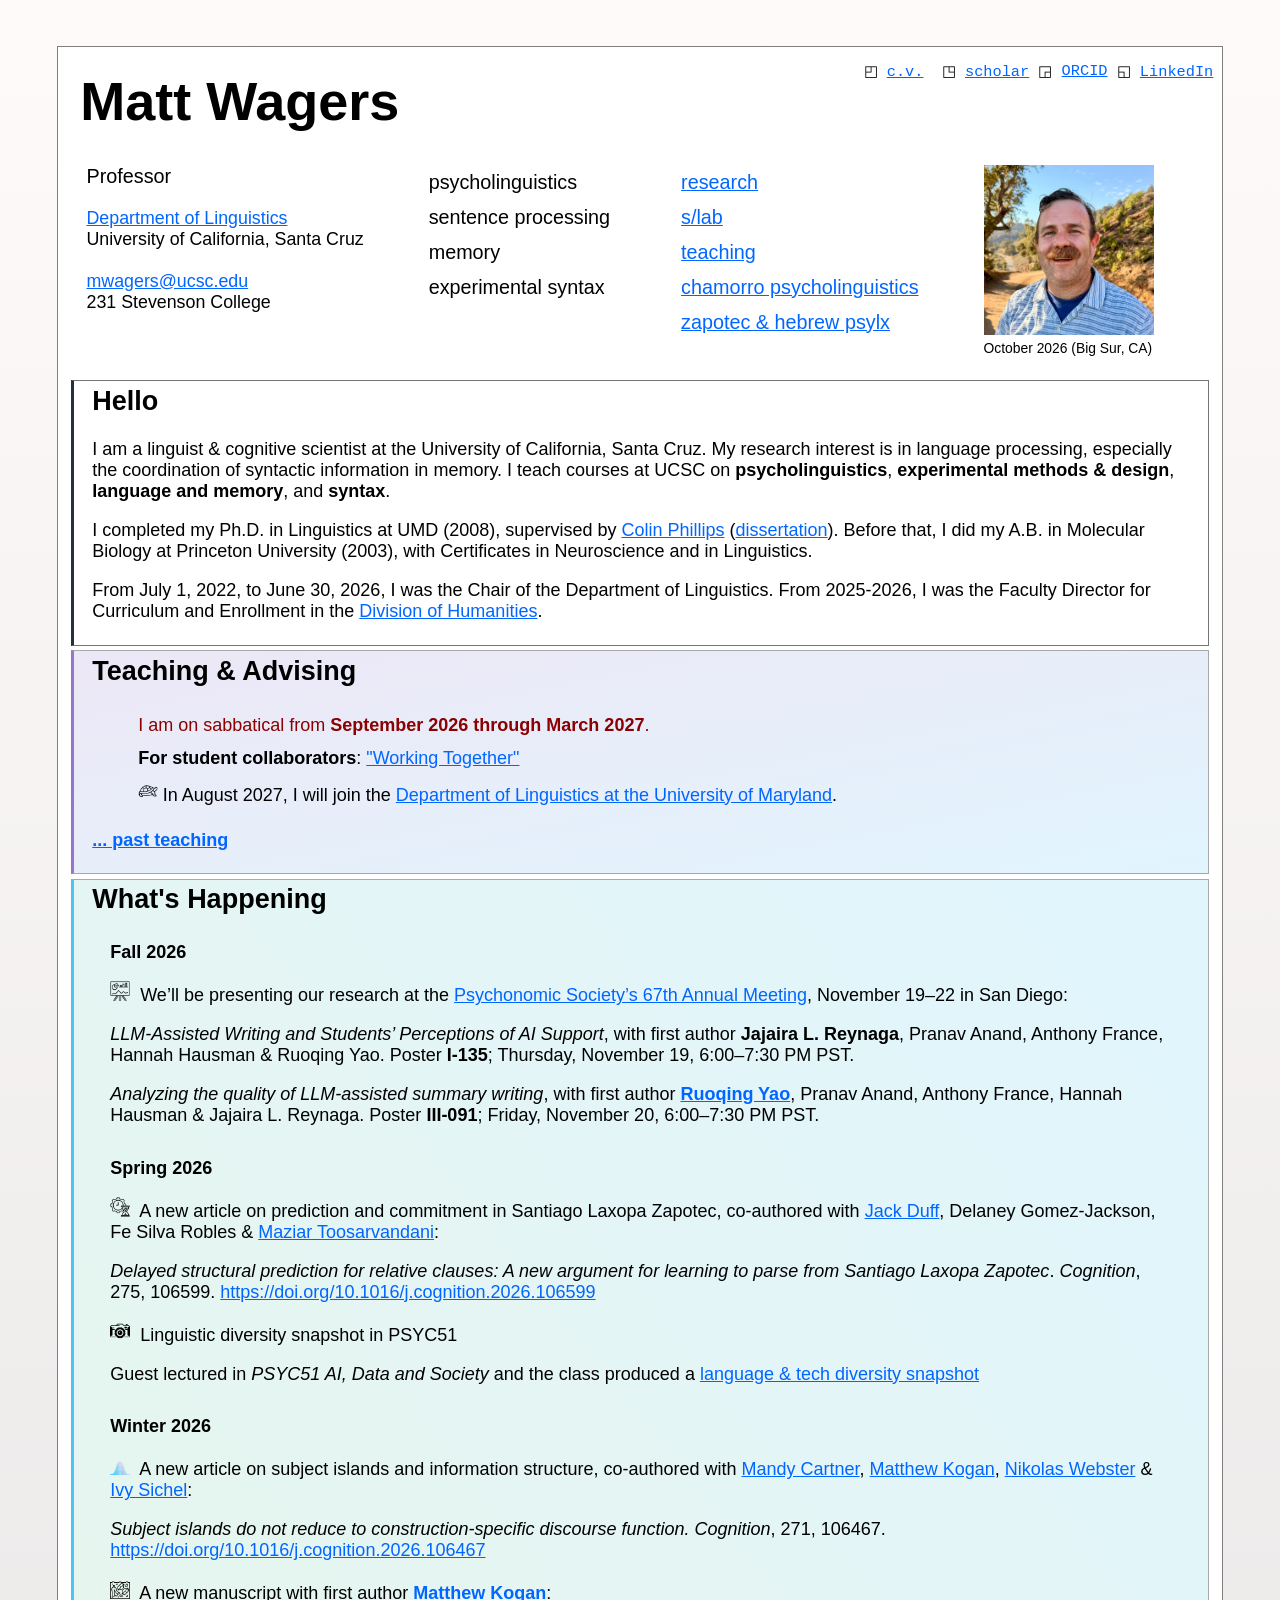
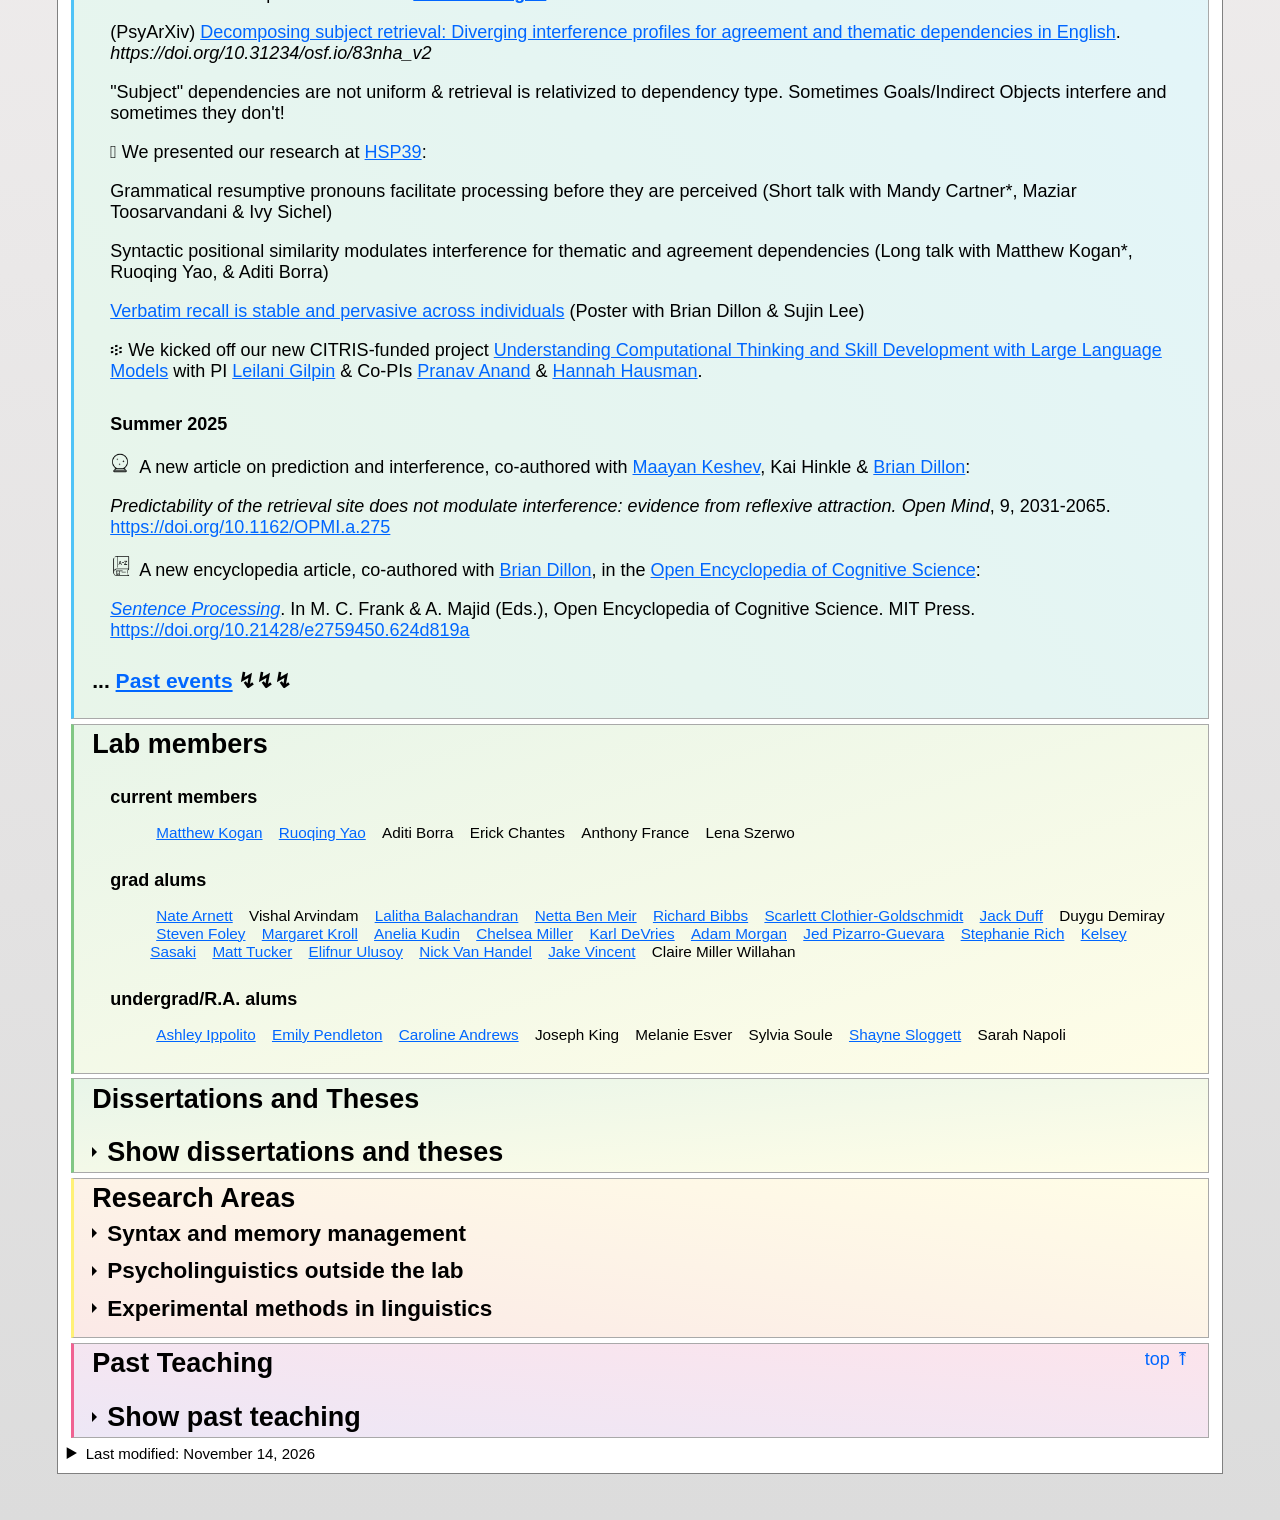
<file: index.html>
<!DOCTYPE html>
<html lang="en">
  <head>
    <!-- Google tag (gtag.js) -->
    <script async src="https://www.googletagmanager.com/gtag/js?id=G-PH3MC4Y21P"></script>
    <script>
      window.dataLayer = window.dataLayer || [];
      function gtag(){dataLayer.push(arguments);}
      gtag('js', new Date());

      gtag('config', 'G-PH3MC4Y21P');
    </script>
    <title>Matt Wagers</title>
    <meta http-equiv="Content-Type" content="text/html; charset=utf-8">
    <link href="simple.css?v=20260630" rel="stylesheet" type="text/css">
  </head>
  <body>
    <div id="container">
      <header>
        <nav aria-label="Profile links" style="margin:-0.5em 0em 1em 1em;font-size:.85em;float:right;font-family:monospace">
          ◰ <a href="https://people.ucsc.edu/~mwagers/wagers_cv.pdf">c.v.</a>&nbsp;
          ◳ <a href="https://scholar.google.com/citations?user=OtEyO5MAAAAJ&amp;hl=en">scholar</a>
          ◲ <a itemprop="sameAs" content="https://orcid.org/0000-0002-3139-2380" href="https://orcid.org/0000-0002-3139-2380" target="orcid.widget" rel="noopener noreferrer" style="vertical-align:top;">ORCID</a>
          ◱ <a href="https://www.linkedin.com/in/matt-wagers-ba93b81/">LinkedIn</a>
        </nav>
        <h1 style="font-size:3em;margin:0.25em;">
          <a href="index.html" style="text-decoration:none;color:black;background:white">Matt Wagers</a>
        </h1>
        <div class="menu-container" style="font-size:1.1em">
          <div id="vitals">
            <p>
              Professor
            </p>
            <address>
              <a href="http://linguistics.ucsc.edu">Department of Linguistics</a><br>
              University of California, Santa Cruz<br>
              <br>
              <a href="mailto:mwagers@ucsc.edu">mwagers@ucsc.edu</a><br>
              231 Stevenson College
            </address>
          </div>
          <div id="interests">
            <ul>
              <li>psycholinguistics</li>
              <li>sentence processing</li>
              <li>memory</li>
              <li>experimental syntax</li>
            </ul>
          </div>
          <div id="navigation">
            <nav aria-label="Site">
              <ul>
                <li><a href="research.html">research</a></li>
                <li><a href="https://sites.google.com/a/ucsc.edu/s-lab/past-years?authuser=0" target="_blank" rel="noopener noreferrer">s/lab</a><br></li>
                <li><a href="index.html#past-teaching">teaching</a></li>
                <li><a href="http://chamorro.sites.ucsc.edu" target="_blank" rel="noopener noreferrer">chamorro psycholinguistics</a></li>
                <li><a href="https://babel.ucsc.edu/animacy/" target="_blank" rel="noopener noreferrer">zapotec &amp; hebrew psylx</a></li>
              </ul>
            </nav>
          </div>
          <div id="portrait">
            <figure>
              <img src="big-sur-oct26.jpg" height="170" width="170" alt="Portrait of Matt Wagers">
              <figcaption style="font-size:0.7em">
                October 2026 (Big Sur, CA)<br>
              </figcaption>
            </figure>
          </div>
        </div>
      </header>


		<main>
			<section class="outlined" style="padding-top:0.25em;margin:0.25em">
				<h2>
					Hello
				</h2>
				<p>
					I am a linguist &amp; cognitive scientist at the University of California, Santa Cruz. My research interest is in language processing, especially the coordination of syntactic information in memory. I teach courses at UCSC on <strong>psycholinguistics</strong>, <strong>experimental methods &amp; design</strong>, <strong>language and memory</strong>, and <strong>syntax</strong>.
				</p>
				<p>
					I completed my Ph.D. in Linguistics at UMD (2008), supervised by <a href="http://ling.umd.edu/people/person/colin-phillips/">Colin Phillips</a> (<a href="https://drum.lib.umd.edu/handle/1903/8580">dissertation</a>). Before that, I did my A.B. in Molecular Biology at Princeton University (2003), with Certificates in Neuroscience and in Linguistics.
				</p>
				<p>
					From July 1, 2022, to June 30, 2026, I was the Chair of the Department of Linguistics. From 2025-2026, I was the Faculty Director for Curriculum and Enrollment in the <a href="https://humanities.ucsc.edu/">Division of Humanities</a>.
				</p>
			</section>
			<section class="highlight-one" id="current-teaching">
				<h2>
					Teaching & Advising
				</h2>
				<ul>
					<li style="color:darkred">I am on sabbatical from <strong>September 2026 through March 2027</strong>.</li>
					<li><strong>For student collaborators</strong>: <a href="https://docs.google.com/document/d/1-y7iyMtjFO-1mLsaAtbh6p_wmKikbFYmNbgoX4kg7tQ/edit?usp=sharing">"Working Together"</a></li>
					<li><!--<a href="https://www.flaticon.com/free-icons/turtle" title="turtle icons">Turtle icons created by iconixar - Flaticon</a>--><img src="turtle.png" height="20" width="20" alt="" style="padding-right:0.25em">In August 2027, I will join the <a href="https://linguistics.umd.edu/">Department of Linguistics at the University of Maryland</a>.
</li>
				</ul>
				<p>
					<strong><a href="#past-teaching">... past teaching</a></strong>
				</p>
			</section>
			<section class="highlight-two" style="padding-top:0.25em;margin:0.25em" id="recent-papers">
				<h2>
					What's Happening
				</h2>

  


  <section class="event-group" aria-labelledby="whats-happening-1">
    <h3 id="whats-happening-1">Fall 2026</h3>
    <ul class="event-list">
  
      <li>
        <article>
          <p class="event-headline">
      
            <img src="poster.png" height="20" width="20" alt="">&nbsp;
      
            We’ll be presenting our research at the <a href="https://www.psychonomic.org/page/2026Program">Psychonomic Society’s 67th Annual Meeting</a>, November 19–22 in San Diego:
          </p>
    
      
          <p><cite>LLM-Assisted Writing and Students’ Perceptions of AI Support</cite>, with first author <strong>Jajaira L. Reynaga</strong>, Pranav Anand, Anthony France, Hannah Hausman &amp; Ruoqing Yao. Poster <strong>I-135</strong>; Thursday, November 19, 6:00–7:30 PM PST.</p>
      
          <p><cite>Analyzing the quality of LLM-assisted summary writing</cite>, with first author <strong><a href="https://ruoqing-yao.github.io/Ruoqing-Yao/">Ruoqing Yao</a></strong>, Pranav Anand, Anthony France, Hannah Hausman &amp; Jajaira L. Reynaga. Poster <strong>III-091</strong>; Friday, November 20, 6:00–7:30 PM PST.</p>
      
    
        </article>
      </li>
  
    </ul>
  </section>

  <section class="event-group" aria-labelledby="whats-happening-2">
    <h3 id="whats-happening-2">Spring 2026</h3>
    <ul class="event-list">
  
      <li>
        <article>
          <p class="event-headline">
      
            <img src="delay.png" height="20" width="20" alt="">&nbsp;
      
            A new article on prediction and commitment in Santiago Laxopa Zapotec, co-authored with <a href="https://j-duff.github.io/">Jack Duff</a>, Delaney Gomez-Jackson, Fe Silva Robles &amp; <a href="https://people.ucsc.edu/~mtoosarv">Maziar Toosarvandani</a>:
          </p>
    
      
          <p><cite>Delayed structural prediction for relative clauses: A new argument for learning to parse from Santiago Laxopa Zapotec</cite>. <em>Cognition</em>, 275, 106599. <a href="https://doi.org/10.1016/j.cognition.2026.106599">https://doi.org/10.1016/j.cognition.2026.106599</a></p>
      
    
        </article>
      </li>
  
      <li>
        <article>
          <p class="event-headline">
      
            <img src="snapshot.png" height="20" width="20" alt="">&nbsp;
      
            Linguistic diversity snapshot in PSYC51
          </p>
    
      
          <p>Guest lectured in <em>PSYC51 AI, Data and Society</em> and the class produced a <a href="https://people.ucsc.edu/mwagers/psyc51">language &amp; tech diversity snapshot</a></p>
      
    
        </article>
      </li>
  
    </ul>
  </section>

  <section class="event-group" aria-labelledby="whats-happening-3">
    <h3 id="whats-happening-3">Winter 2026</h3>
    <ul class="event-list">
  
      <li>
        <article>
          <p class="event-headline">
      
            <img src="gaussian-function.png" height="20" width="20" alt="">&nbsp;
      
            A new article on subject islands and information structure, co-authored with <a href="https://mandycartner.github.io/">Mandy Cartner</a>, <a href="https://mjkogan.github.io/">Matthew Kogan</a>, <a href="https://nikolaswebster.github.io/index.html">Nikolas Webster</a> &amp; <a href="https://ivysichel.sites.ucsc.edu/">Ivy Sichel</a>:
          </p>
    
      
          <p><cite>Subject islands do not reduce to construction-specific discourse function.</cite> <em>Cognition</em>, 271, 106467. <a href="https://doi.org/10.1016/j.cognition.2026.106467">https://doi.org/10.1016/j.cognition.2026.106467</a></p>
      
    
        </article>
      </li>
  
      <li>
        <article>
          <p class="event-headline">
      
            <img src="decomposition.png" height="20" width="20" alt="">&nbsp;
      
            A new manuscript with first author <strong><a href="https://mjkogan.github.io">Matthew Kogan</a></strong>:
          </p>
    
      
          <p>(PsyArXiv) <a href="https://doi.org/10.31234/osf.io/83nha_v2">Decomposing subject retrieval: Diverging interference profiles for agreement and thematic dependencies in English</a>. <cite>https://doi.org/10.31234/osf.io/83nha_v2</cite></p>
      
          <p>"Subject" dependencies are not uniform &amp; retrieval is relativized to dependency type. Sometimes Goals/Indirect Objects interfere and sometimes they don't!</p>
      
    
        </article>
      </li>
  
      <li>
        <article>
          <p class="event-headline">
      
            𒑳&nbsp;We presented our research at <a href="https://hsp2026.org/index.html">HSP39</a>:
          </p>
    
      
          <p>Grammatical resumptive pronouns facilitate processing before they are perceived (Short talk with Mandy Cartner*, Maziar Toosarvandani &amp; Ivy Sichel)</p>
      
          <p>Syntactic positional similarity modulates interference for thematic and agreement dependencies (Long talk with Matthew Kogan*, Ruoqing Yao, &amp; Aditi Borra)</p>
      
          <p><a href="https://drive.google.com/file/d/18-VsBNQEY17_4wOEwcgTXBrX4MZc0Qi0/view?usp=sharing">Verbatim recall is stable and pervasive across individuals</a> (Poster with Brian Dillon &amp; Sujin Lee)</p>
      
    
        </article>
      </li>
  
      <li>
        <article>
          <p class="event-headline">
      
            ፨&nbsp;We kicked off our new CITRIS-funded project <a href="https://news.ucsc.edu/2025/10/citris-i2p-2025/">Understanding Computational Thinking and Skill Development with Large Language Models</a> with PI <a href="https://people.ucsc.edu/~lgilpin/">Leilani Gilpin</a> &amp; Co-PIs <a href="https://people.ucsc.edu/~panand/">Pranav Anand</a> &amp; <a href="https://hausman.sites.ucsc.edu/people/">Hannah Hausman</a>.
          </p>
    
        </article>
      </li>
  
    </ul>
  </section>

  <section class="event-group" aria-labelledby="whats-happening-4">
    <h3 id="whats-happening-4">Summer 2025</h3>
    <ul class="event-list">
  
      <li>
        <article>
          <p class="event-headline">
      
            <img src="crystal-ball.png" height="20" width="20" alt="">&nbsp;
      
            A new article on prediction and interference, co-authored with <a href="https://mkeshev.wordpress.com/">Maayan Keshev</a>, Kai Hinkle &amp; <a href="https://people.umass.edu/bwdillon/">Brian Dillon</a>:
          </p>
    
      
          <p><cite>Predictability of the retrieval site does not modulate interference: evidence from reflexive attraction.</cite> <em>Open Mind</em>, 9, 2031-2065. <a href="https://doi.org/10.1162/OPMI.a.275">https://doi.org/10.1162/OPMI.a.275</a></p>
      
    
        </article>
      </li>
  
      <li>
        <article>
          <p class="event-headline">
      
            <img src="encyclopedia.png" height="20" width="20" alt="">&nbsp;
      
            A new encyclopedia article, co-authored with <a href="https://people.umass.edu/bwdillon/">Brian Dillon</a>, in the <a href="https://oecs.mit.edu/">Open Encyclopedia of Cognitive Science</a>:
          </p>
    
      
          <p><a href="https://oecs.mit.edu/pub/mn7mjhx9/"><cite>Sentence Processing</cite></a>. In M. C. Frank &amp; A. Majid (Eds.), Open Encyclopedia of Cognitive Science. MIT Press. <a href="https://doi.org/10.21428/e2759450.624d819a">https://doi.org/10.21428/e2759450.624d819a</a></p>
      
    
        </article>
      </li>
  
    </ul>
  </section>



				<h3>
					... <a href="past-events.html" style="font-weight:bold">Past events</a> ↯↯↯
				</h3>
			</section>
			<section class="highlight-three" style="padding-top:0.25em;margin:0.25em" id="lab-members">
				<h2>
					Lab members
				</h2>

  


				<section class="people-group" aria-labelledby="lab-members-1">
					<h3 id="lab-members-1">current members</h3>
					<ul class="people">
  
					<li>
    
						<a href="https://mjkogan.github.io">Matthew Kogan</a>
    
					</li>
  
					<li>
    
						<a href="https://www.linkedin.com/in/ruoqing-yao-8161121a2/">Ruoqing Yao</a>
    
					</li>
  
					<li>
    
						Aditi Borra
    
					</li>
  
					<li>
    
						Erick Chantes
    
					</li>
  
					<li>
    
						Anthony France
    
					</li>
  
					<li>
    
						Lena Szerwo
    
					</li>
  
					</ul>
				</section>

				<section class="people-group" aria-labelledby="lab-members-2">
					<h3 id="lab-members-2">grad alums</h3>
					<ul class="people">
  
					<li>
    
						<a href="https://escholarship.org/uc/item/54w340bz">Nate Arnett</a>
    
					</li>
  
					<li>
    
						Vishal Arvindam
    
					</li>
  
					<li>
    
						<a href="https://people.ucsc.edu/~lbalacha/">Lalitha Balachandran</a>
    
					</li>
  
					<li>
    
						<a href="https://people.ucsc.edu/~nbenmeir/">Netta Ben Meir</a>
    
					</li>
  
					<li>
    
						<a href="https://people.ucsc.edu/~rbibbs/">Richard Bibbs</a>
    
					</li>
  
					<li>
    
						<a href="https://www.linkedin.com/in/scarlettclothiergoldschmidt/">Scarlett Clothier-Goldschmidt</a>
    
					</li>
  
					<li>
    
						<a href="https://j-duff.github.io">Jack Duff</a>
    
					</li>
  
					<li>
    
						Duygu Demiray
    
					</li>
  
					<li>
    
						<a href="https://stevenrfoley.github.io">Steven Foley</a>
    
					</li>
  
					<li>
    
						<a href="https://people.ucsc.edu/~makroll/">Margaret Kroll</a>
    
					</li>
  
					<li>
    
						<a href="https://akudin.sites.ucsc.edu">Anelia Kudin</a>
    
					</li>
  
					<li>
    
						<a href="https://www.linkedin.com/in/channmill/">Chelsea Miller</a>
    
					</li>
  
					<li>
    
						<a href="https://www.linkedin.com/in/karl-devries-a1480864">Karl DeVries</a>
    
					</li>
  
					<li>
    
						<a href="https://www.linkedin.com/in/adam-milton-morgan/">Adam Morgan</a>
    
					</li>
  
					<li>
    
						<a href="https://jedpizarroguevara.github.io/">Jed Pizarro-Guevara</a>
    
					</li>
  
					<li>
    
						<a href="https://people.ucsc.edu/~skrich/">Stephanie Rich</a>
    
					</li>
  
					<li>
    
						<a href="https://people.ucsc.edu/~kmsasaki/">Kelsey Sasaki</a>
    
					</li>
  
					<li>
    
						<a href="https://www.linkedin.com/in/matucker1/">Matt Tucker</a>
    
					</li>
  
					<li>
    
						<a href="https://people.ucsc.edu/~elulusoy/">Elifnur Ulusoy</a>
    
					</li>
  
					<li>
    
						<a href="https://people.ucsc.edu/~nvanhand/">Nick Van Handel</a>
    
					</li>
  
					<li>
    
						<a href="https://people.ucsc.edu/~jwvincen/">Jake Vincent</a>
    
					</li>
  
					<li>
    
						Claire Miller Willahan
    
					</li>
  
					</ul>
				</section>

				<section class="people-group" aria-labelledby="lab-members-3">
					<h3 id="lab-members-3">undergrad/R.A. alums</h3>
					<ul class="people">
  
					<li>
    
						<a href="https://www.linkedin.com/in/ashley-ippolito-3b384a149">Ashley Ippolito</a>
    
					</li>
  
					<li>
    
						<a href="https://www.linkedin.com/in/emily-pendleton-35021077/">Emily Pendleton</a>
    
					</li>
  
					<li>
    
						<a href="https://blogs.umass.edu/ceandrews/">Caroline Andrews</a>
    
					</li>
  
					<li>
    
						Joseph King
    
					</li>
  
					<li>
    
						Melanie Esver
    
					</li>
  
					<li>
    
						Sylvia Soule
    
					</li>
  
					<li>
    
						<a href="https://sites.northwestern.edu/sjs9247/">Shayne Sloggett</a>
    
					</li>
  
					<li>
    
						Sarah Napoli
    
					</li>
  
					</ul>
				</section>


			</section>
			<section class="highlight-three" id="dissertations-theses">
				<h2>
					Dissertations and Theses
				</h2>
				<details class="wrap-collapsible">
					<summary class="lbl-toggle">Show dissertations and theses</summary>
					<div class="collapsible-content">
						<div class="content-inner">

  


							<section class="year-group" aria-labelledby="dissertations-theses-2025">
							<h3 id="dissertations-theses-2025">
								2025
							</h3>
							<ul>
  
								<li>Vishal <strong>Arvindam</strong>. <a href="https://escholarship.org/uc/item/3zh6g116"><cite>Seek and Ye Shall Retrieve: On the Representation and Processing of Telugu Anaphora</cite></a>. Ph.D. Dissertation, September 2025.
								</li>
  
							</ul>
							</section>

							<section class="year-group" aria-labelledby="dissertations-theses-2024">
							<h3 id="dissertations-theses-2024">
								2024
							</h3>
							<ul>
  
								<li>Stephanie <strong>Rich</strong>. <a href="https://escholarship.org/uc/item/6h22g6wt"><cite>The Features We Use and the Features We Lose: Encoding, Maintenance and Retrieval</cite></a>. Ph.D. Dissertation, June 2024.
								</li>
  
								<li>Lalitha <strong>Balachandran</strong>. <a href="https://escholarship.org/uc/item/47v85154"><cite>Memory knows its bounds: Encoding contexts in sentence comprehension</cite></a>. Ph.D. Dissertation, September 2024.
								</li>
  
							</ul>
							</section>

							<section class="year-group" aria-labelledby="dissertations-theses-2023">
							<h3 id="dissertations-theses-2023">
								2023
							</h3>
							<ul>
  
								<li>Matthew <strong>Kogan</strong>. <a href="https://escholarship.org/uc/item/6f07v6xp"><cite>Maintaining Syntactic Positions and Thematic Roles in Memory</cite></a>. M.A. Thesis, June 2023.
								</li>
  
								<li>Elifnur <strong>Ulusoy</strong>. <a href="https://escholarship.org/uc/item/2nb5n18s"><cite>Connectivity and case effects in agreement attraction: The case of Turkish</cite></a>. M.A. Thesis, June 2023.
								</li>
  
							</ul>
							</section>

							<section class="year-group" aria-labelledby="dissertations-theses-2021">
							<h3 id="dissertations-theses-2021">
								2021
							</h3>
							<ul>
  
								<li>Jake <strong>Vincent</strong>. <a href="https://escholarship.org/uc/item/5k08q709"><cite>Extraction from Relative Clauses: An Experimental Investigation into Variable Island Effects in English—or—This is a Dissertation That We Really Needed to Find Someone Who'd Write.</cite></a> Ph.D. Dissertation, June, 2021.
								</li>
  
								<li>Anelia <strong>Kudin</strong>. <a href="https://escholarship.org/uc/item/6qh522hc"><cite>Implicit Agents in Ukrainian: Evidence from Retrieval Interference in Sentence Processing.</cite></a> M.A. Thesis, June, 2021.
								</li>
  
							</ul>
							</section>

							<section class="year-group" aria-labelledby="dissertations-theses-2020">
							<h3 id="dissertations-theses-2020">
								2020
							</h3>
							<ul>
  
								<li>Steven <strong>Foley</strong>. <a href="https://escholarship.org/uc/item/7sq4748x"><cite>Case, agreement, and sentence processing in Georgian.</cite></a> Ph.D. Dissertation, June, 2020.
								</li>
  
								<li>Margaret <strong>Kroll</strong>. <a href="https://escholarship.org/uc/item/1b63w238"><cite>Comprehending ellipsis.</cite></a> Ph.D. Dissertation, June, 2020.
								</li>
  
								<li>Jed <strong>Pizarro-Guevara</strong>. <a href="https://escholarship.org/uc/item/00r1t0bb"><cite>When human universal meets language specific.</cite></a> Ph.D. Dissertation, June, 2020.
								</li>
  
							</ul>
							</section>

							<section class="year-group" aria-labelledby="dissertations-theses-2016">
							<h3 id="dissertations-theses-2016">
								2016
							</h3>
							<ul>
  
								<li>Nathan V. <strong>Arnett</strong>. <a href="https://escholarship.org/uc/item/54w340bz"><cite>Subject encodings &amp; retrieval interference.</cite></a> Ph.D. Dissertation, December, 2016.
								</li>
  
								<li>Chelsea Ann <strong>Miller</strong>. <a href="https://escholarship.org/uc/item/1310w3rq"><cite>Limited, syntactic reactivation in noun phrase ellipsis.</cite></a> M.A. Thesis, June, 2016.
								</li>
  
							</ul>
							</section>

							<section class="year-group" aria-labelledby="dissertations-theses-2015">
							<h3 id="dissertations-theses-2015">
								2015
							</h3>
							<ul>
  
								<li>Scarlett <strong>Clothier-Goldschmidt.</strong> <a href="https://escholarship.org/uc/item/37n76996"><cite>The distribution and processing of referential expressions: evidence from English and Chamorro.</cite></a> M.A. Thesis, June, 2015.
								</li>
  
							</ul>
							</section>

							<section class="year-group" aria-labelledby="dissertations-theses-2013">
							<h3 id="dissertations-theses-2013">
								2013
							</h3>
							<ul>
  
								<li>Adam Milton <strong>Morgan</strong>. <cite>Bridging the gap between acceptability and production of English resumptive pronouns.</cite> M.A. Thesis, June, 2013.
								</li>
  
							</ul>
							</section>


						</div>
					</div>
				</details>
			</section>
			<section class="highlight-four" style="padding-top:0.25em;margin:0.25em" id="research">
				<h2 style="margin-bottom:0.25em">
					Research Areas
				</h2>
				<details class="wrap-collapsible">
					<summary class="lbl-toggle" style="font-size:1.25em;padding-bottom:0.5em">Syntax and memory management</summary>
					<div class="collapsible-content">
						<div class="content-inner">
							<h3>
								Syntax and memory management
							</h3>
							<p>
								A major question our lab focuses on is how complex compositional objects, like sentences, are bound in working memory. We try to make progress on this question by studying how linguistic features, and feature systems, can act as "traffic signals" to access recent memories via prediction and retrieval. Some representative publications:
							</p>
							<ul id="recent_pubs.memory">
								<li id="ArnettWagers2017">Arnett, N., &amp; Wagers, M. (<time datetime='2017'>2017</time>). <cite>Subject encodings and retrieval interference.</cite> Journal of Memory and Language, 93, 22-54. <a href="http://dx.doi.org/10.1016/j.jml.2016.07.005">10.1016/j.jml.2016.07.005</a> <a href="https://osf.io/rvun9">Post-print</a> (OSF)
								</li>
								<li id="DillonAndrewsRotelloWagers2019">Dillon, B., Andrews, C., Rotello, C. M., &amp; Wagers, M. (<time datetime='2019'>2019</time>). <cite>A new argument for co-active parses during language comprehension.</cite> Journal of Experimental Psychology: Learning, Memory, and Cognition, 45, 1271-1286. Preprint here: <a href="https://osf.io/qdmfh/">https://osf.io/qdmfh/</a>. <a href="https://osf.io/sd3hu/">Repository</a> for materials, data and analysis code.
								</li>
							</ul>
						</div>
					</div>
				</details>
				<details class="wrap-collapsible">
					<summary class="lbl-toggle" style="font-size:1.25em;padding-bottom:0.5em">Psycholinguistics outside the lab</summary>
					<div class="collapsible-content">
						<div class="content-inner">
							<h3>
								Psycholinguistics outside the lab
							</h3>
							<p>
								My collaborators and I have focused on developing sentence processing research in smaller or lesser-studied languages. For the past several years, I've been investigating language processing in <strong>Chamorro</strong>, an Austronesian language of the Mariana Islands, together with <a href="http://people.ucsc.edu/~schung">Sandra Chung</a> (UCSC) and Manuel F. Borja (Inetnun Åmut yan Kutturan Natibu, CNMI). Our research was supported by the NSF (2013-2016).
							</p>
							<ul>
								<li>Wagers, M., Borja, M.F., &amp; Chung, S. (<time datetime='2018'>2018</time>) <cite>Grammatical licensing and relative clause parsing in a flexible word-order language.</cite> <em>Cognition</em>, 178, 207-221. <a href="https://escholarship.org/uc/item/7n50c9n5">Postprint</a>. <a href="https://osf.io/b8zwq/">Experimental items, data, &amp; supplementary materials</a>.
								</li>
								<li>Wagers, M., Borja, M.F., &amp; Chung, S. (<time datetime='2015'>2015</time>) <cite>The real-time comprehension of wh-dependencies in a Wh-Agreement language.</cite> Language, 91, 109-144. <a href="http://escholarship.org/uc/item/25q5g1b3">Postprint</a> and <a href="https://doi.org/10.1353/lan.2015.0001">10.1353/lan.2015.0001</a> (publisher)
								</li>
								<li>
									<cite>Competition among pronouns in Chamorro grammar and sentence processing</cite>. <time datetime='2018-04'>April, 2018</time> <a href="https://osf.io/uvmj7/">handout</a> used at <a href="https://sites.google.com/ucsc.edu/pronounsincompetition/">Pronouns in Competition workshop (UC Santa Cruz)</a>.
								</li>
								<li>Wagers, M., Chung, S. <em>In press</em>. <cite>Language processing experiments in the field</cite>. In J. Sprouse (Ed.), <em>Oxford Handbook of Experimental Syntax.</em> <a href="https://escholarship.org/uc/item/5p5552vk">Postprint</a>.
								</li>
								<li>Chung, S., Wagers, M. <cite>On the universality of intrusive resumption: Evidence from Chamorro and Palauan.</cite> <a href="https://osf.io/gujny/">Unpublished manuscript.</a>
								</li>
							</ul>
							<p>
								Other lab members have been approaching problems in language processing from the perspective of underinvestigated languages. <a href="https://jedpizarroguevara.github.io/">Jed Pizarro-Guevara</a> has been working on Tagalog language processing, focused on the predictive value of Voice in interpreting A-bar dependencies in <strong>Tagalog</strong>.
							</p>
							<ul>
								<li>Pizarro-Guevara, J.S., Wagers, M. (2020). <cite>The predictive value of Tagalog voice morphology in filler-gap dependency formation</cite>. Front Psychol, 11, 517. 10.3389/fpsyg.2020.00517. <a href="https://www.frontiersin.org/articles/10.3389/fpsyg.2020.00517/full">Open Access</a>.
								</li>
							</ul>
							<p>
								<span id="zlab"></span>Since 2018 <a href="https://people.ucsc.edu/~mtoosarv/">Maziar Toosarvandani</a> and I have convened <em>z/lab</em>, on sentence processing <strong>Zapotec</strong>. This research, expanded to include comparative studies with Hebrew ,is now supported by the NSF (2020-2024; BCS), with Co-PI <a href="https://ivysichel.sites.ucsc.edu/">Ivy Sichel</a>.
							</p>
							<ul>
								<li>
									<cite>Pronouns over gaps in parsing? Relative clause parsing in Santiago Laxopa Zapotec</cite>. 93rd Annual Meeting of the Linguistic Society of America, New York, NY (Jan 6-9, 2019). With Steven Foley, Jed Pizarro-Guevara, Kelsey Sasaki, Fe Silva Robles, &amp; Maziar Toosarvandani. <a href="https://osf.io/xktqw/?view_only=bb243432cd594b61ad66e36a38c46f0d">Slides</a>.
								</li>
								<li>
									<cite>Animate intruders</cite>. 33rd Annual Meeting of the CUNY Human Sentence Processing Conference, Amherst, MA (Mar 19-21, 2020). <a href="https://people.ucsc.edu/~mwagers/animate-intruders-cuny2020.pdf">Slides</a>
								</li>
							</ul>
						</div>
					</div>
				</details>
				<details class="wrap-collapsible">
					<summary class="lbl-toggle" style="font-size:1.25em;padding-bottom:0.5em">Experimental methods in linguistics</summary>
					<div class="collapsible-content">
						<div class="content-inner">
							<h3>
								Experimental methods in linguistics
							</h3>
							<p>
								We're broadly interested in finding creative, useful new practices in the design and analysis of language experiments.
							</p>
							<ul class="annotated-list" style="padding-left:0.55em">
								<li>
									<p>Dillon, B., &amp; Wagers, M. In press. <cite>Acceptability with the tools of signal detection theory</cite>. In G. Goodall (Ed.) Cambridge Handbook of Experimental Syntax. <a href="https://osf.io/apxru/">Preprint</a>.</p>
									<p>Using signal-detection theoretic tools, like ROC curve analysis, to draw conclusions about gradience in acceptability judgments. Preprint provides code and tutorials.</p>
								</li>
								<li>
									<p>Morgan, A., &amp; Wagers, M. (2018). <cite>English Resumptive Pronouns are More Common where Gaps are Less Acceptable</cite>. Linguistic Inquiry, 49, 861-876. Postprint: <a href="https://osf.io/nj2mq/">https://osf.io/nj2mq/</a>.</p>
									<p>Comparing acceptability and production measures of English resumptive pronouns.</p>
								</li>
								<li>
									<p>Kroll, M., &amp; Wagers, M. Is working memory sensitive to discourse status? Experimental evidence from responsive appositives. Poster presented at XPrag 2017, Cologne, Germany, Jun 21-23, 2017. Poster: <a href="https://osf.io/95hjq/">https://osf.io/95hjq/</a>.</p>
									<p>Manipulating acceptability with Questions-under-Discussion (QUDs).</p>
								</li>
								<li>
									<p>Anand, P., Andrews, C., Farkas, D., &amp; Wagers, M. (2011). The exclusive interpretation of plural nominals in quantificational environments. In N. Ashton, A. Chereches, &amp; D. Lutz (Eds.) Proceedings of. the 21st Semantics and Linguistic Theory Conference. 176-196. <a href="https://doi.org/10.3765/salt.v21i0.2617">Open Access</a>.</p>
									<p>Correlating measures of plural ex-/inclusitivity.</p>
								</li>
							</ul>
						</div>
					</div>
				</details>
			</section>
			<section class="highlight-six" id="past-teaching">
				<span style="float:right"><a href="#" style="text-decoration:none">top ⤒</a></span>
				<h2>
					Past Teaching
				</h2>
				<details class="wrap-collapsible">
					<summary class="lbl-toggle">Show past teaching</summary>
					<div class="collapsible-content">
						<div class="content-inner">
								<ul>
									<li><strong><a href="#current-teaching">Current teaching</a></strong></li>
								</ul>
								<section aria-labelledby="past-teaching-undergraduate">
								<h3 id="past-teaching-undergraduate">Undergraduate</h3>
								<ul>
								<li>Intro. to Linguistics (LING50): <a href="https://docs.google.com/document/d/1RDl5eUjfPs3XAyPr7Qu2nnKb_vabTPQmTBzsfBi9EJI/edit?usp=sharing" target="_blank">Su20 syll (remote)</a>, <a href="https://docs.google.com/document/d/1Pc9fAMVGsjlHfxw6TSO37bEyKTddz_9RZTwAGdnxyhQ/edit?usp=sharing" target="_blank">Su21 syll (remote)</a>, <a href="https://docs.google.com/document/d/16wvpHNGMW5cLx8YHD70Xo9EtzSnDx2-0aPehkfhMg_c/edit?usp=sharing">Sp22 syll</a>, F23
								</li>
								<li>Language &amp; Cognition (LING155)
								</li>
								<li>Language &amp; Mind (LING80D)
								</li>
								<li>Psycholinguistics I (LING157/171): <a href="https://docs.google.com/document/d/13jgGS-mMLcsA6aVLit4DzwhOFg7DdbpSnl0KWx3TVE0/edit?usp=sharing" target="_blank">W20</a>, <a href="https://docs.google.com/document/d/13jgGS-mMLcsA6aVLit4DzwhOFg7DdbpSnl0KWx3TVE0/edit?usp=sharing">W21</a>, <a href="https://docs.google.com/document/d/14-uxUQ6jstQibxScR63jl0ZM44wqnO7e/edit?usp=sharing&amp;ouid=108881073744569074766&amp;rtpof=true&amp;sd=true">F21</a>, S24, F24
								</li>
								<li>Psycholinguistics II (LING158/172): <a href="https://docs.google.com/document/d/1oITS_cs-FSuHDk7OwvNBAsV1c19sPilAK7iEL8CheHQ/edit?usp=sharing" target="_blank">W22</a>, <a href="https://docs.google.com/document/d/1re0l5OTi2eA221MWWdTeOPmLr5dcOnnyzNCDXJHcxIA/edit#">W23</a>
								</li>
								<li>Syntactic Structures (LING111): <a href="ling111-w20-syllabus.pdf" target="_blank">W20</a>
								</li>
								<li>Typology (LING124): &lt;<a href="ling124-w20-syllabus.pdf">W20 syll</a>, <a href="https://docs.google.com/spreadsheets/d/17CrQXo5-IbmnWFj8fixSV5o0m1NlgQ6phYwjzg2Cips/edit#gid=0">W20 schd</a>&gt;
								</li>
								</ul>
								</section>
								<section aria-labelledby="past-teaching-graduate">
								<h3 id="past-teaching-graduate">Graduate</h3>
								<ul>
								<li>Psycholinguistics (LING257): <a href="https://drive.google.com/file/d/1Fj1RuLOXKywXqgjS8Bt4_mqi03uPWaDL/view?usp=sharing" target="_blank">W20</a>, <a href="https://drive.google.com/file/d/1Fj1RuLOXKywXqgjS8Bt4_mqi03uPWaDL/view?usp=sharing" target="_blank">W21</a>, <a href="https://drive.google.com/file/d/1pxtoiL5kz1LJo1NAg0DDUKe_cExF5sY9/view?usp=sharing" target="_blank">S22</a>
								</li>
								<li>Adv. Psycholinguistics (LING258)
								</li>
								<li>Proseminar: Experimental Linguistics (LING280): <a href="https://docs.google.com/document/d/1Iiwh4DMalQb8F3GZ27qmIoQg9_1q4noFMvVSEa4nDD8/edit?usp=sharing">S21</a>, S25
								</li>
									<li>Research Seminar in Psycholinguistics (LING279)
										<ul>
											<li><strong>Fall 2022</strong> LING279 Research Seminar in Psycholinguistics (graduate): <a href="https://docs.google.com/spreadsheets/d/1-06R9LJvR8tiJEAILP3pKr48FQwKhThdDOZF5Y0_hH4/edit?usp=sharing">Language Processing in Verb-initial Settings</a></li>
										</ul>
									</li>
							</ul>
							</section>
						</div>
					</div>
				</details>
			</section>
		</main>
		

      <footer>
        <details>
          <summary><small>Last modified: <time datetime="2026-11-14">November 14, 2026</time></small></summary>
          <p style="margin:0.1em;font-weight:400">〠 Questions or feedback? Please <a href="mailto:mwagers@ucsc.edu">email me</a>.</p>
          <address>
            Stevenson College<br>
            University of California, Santa Cruz<br>
            1156 High St.<br>
            Santa Cruz, CA 95064	USA<br>
          </address>
        </details>
      </footer>
    </div>
  </body>
</html>
</file>
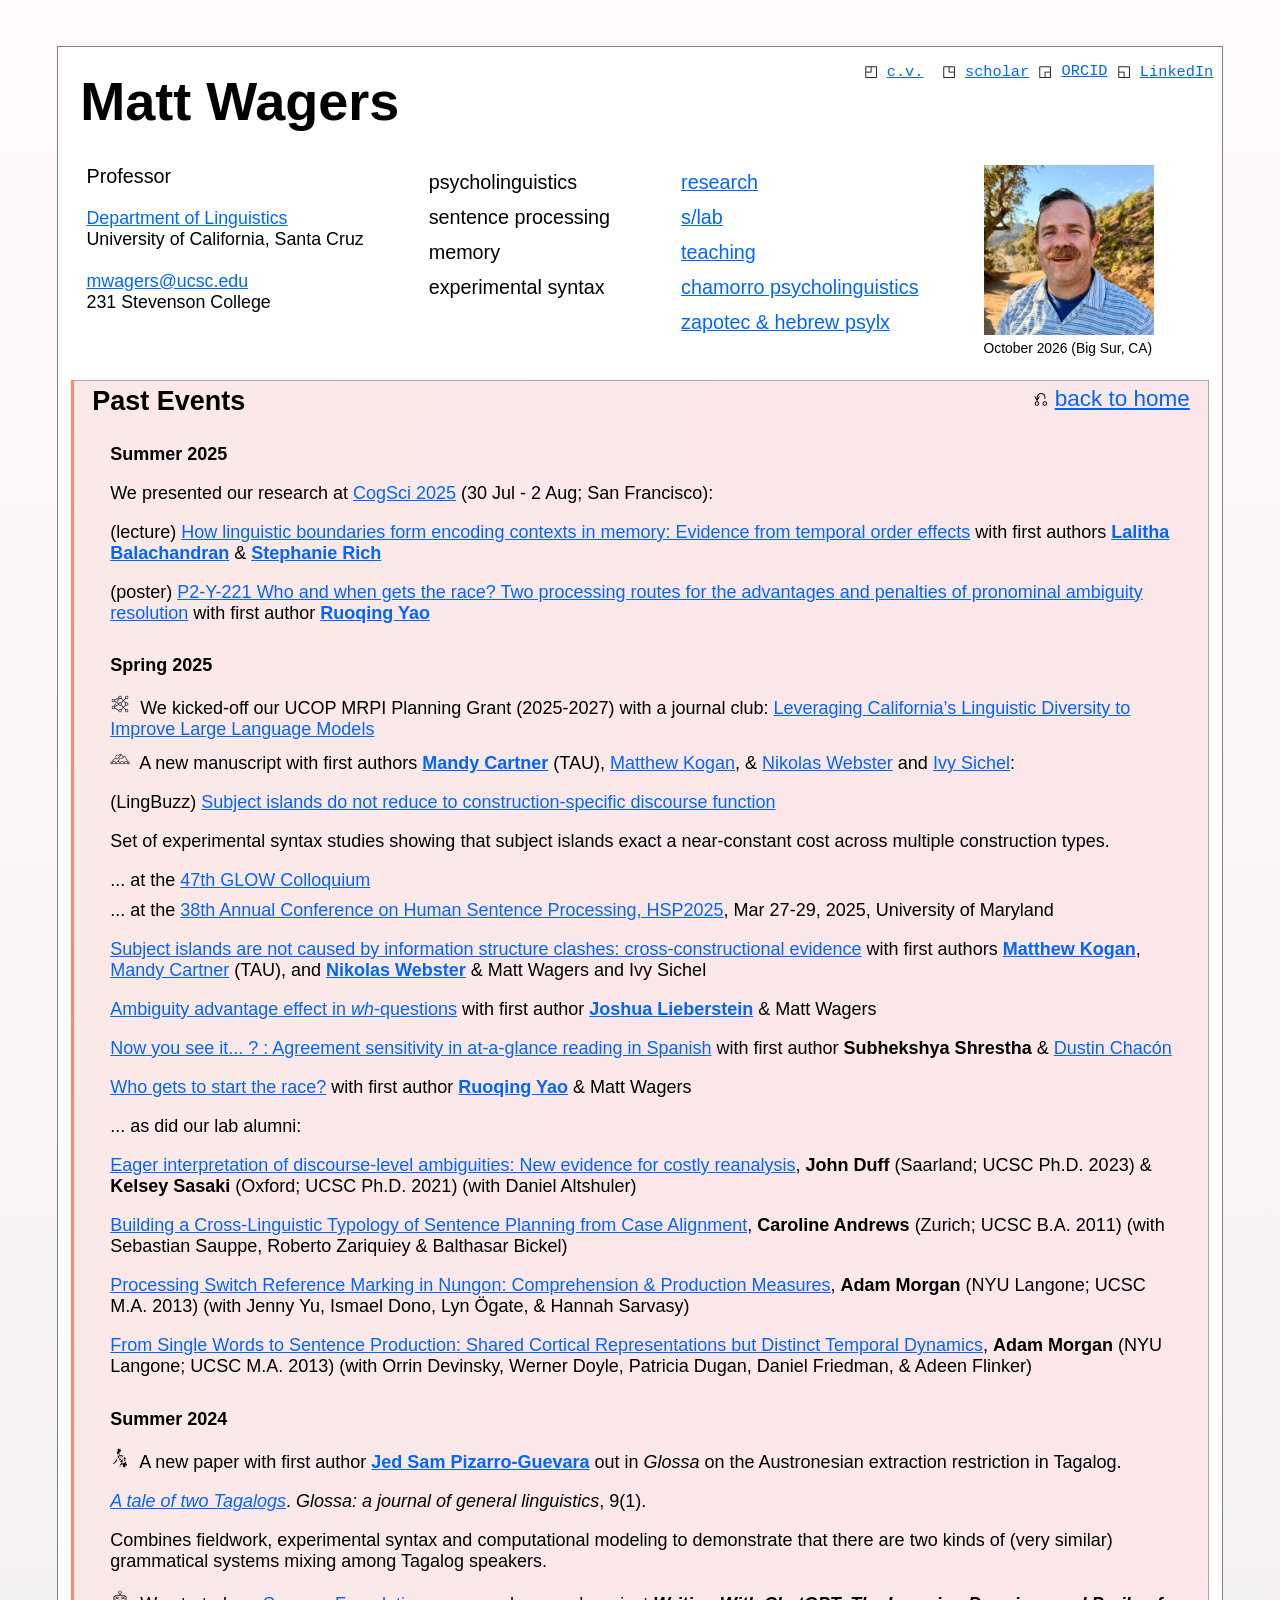
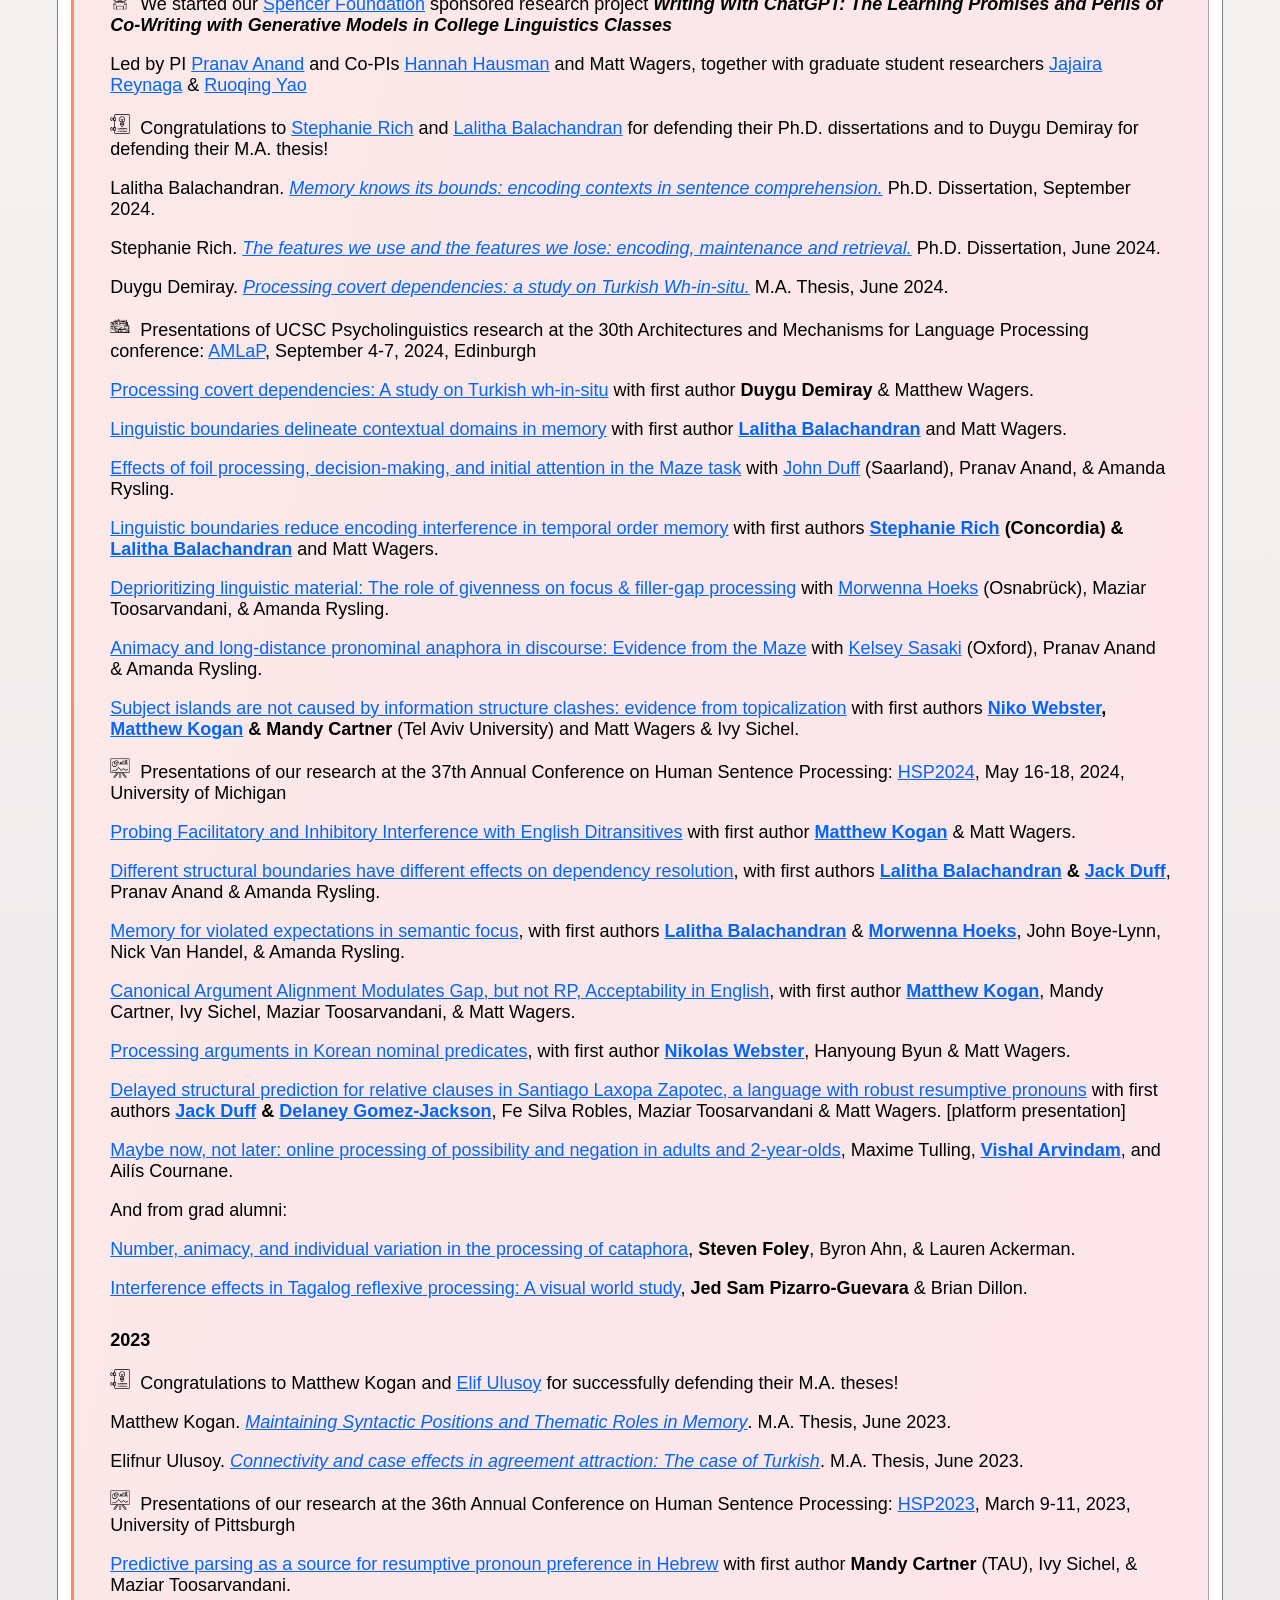
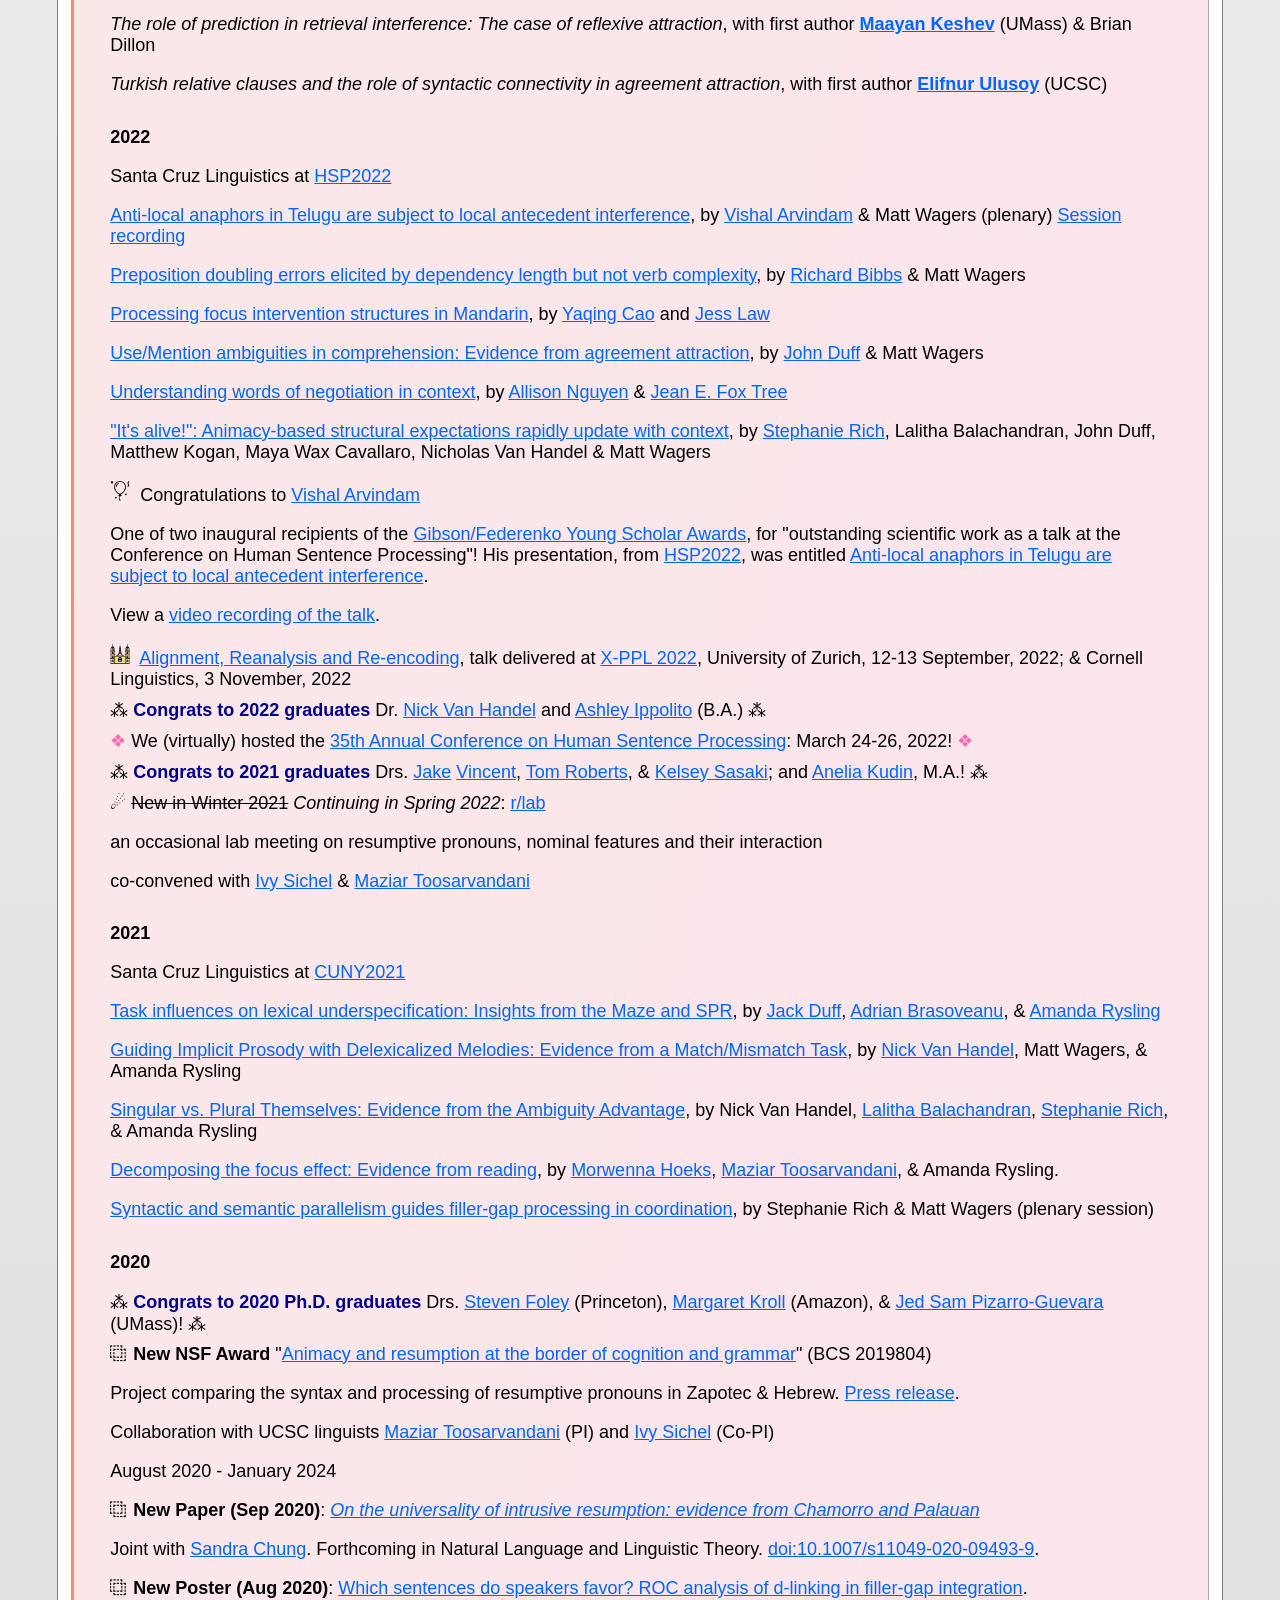
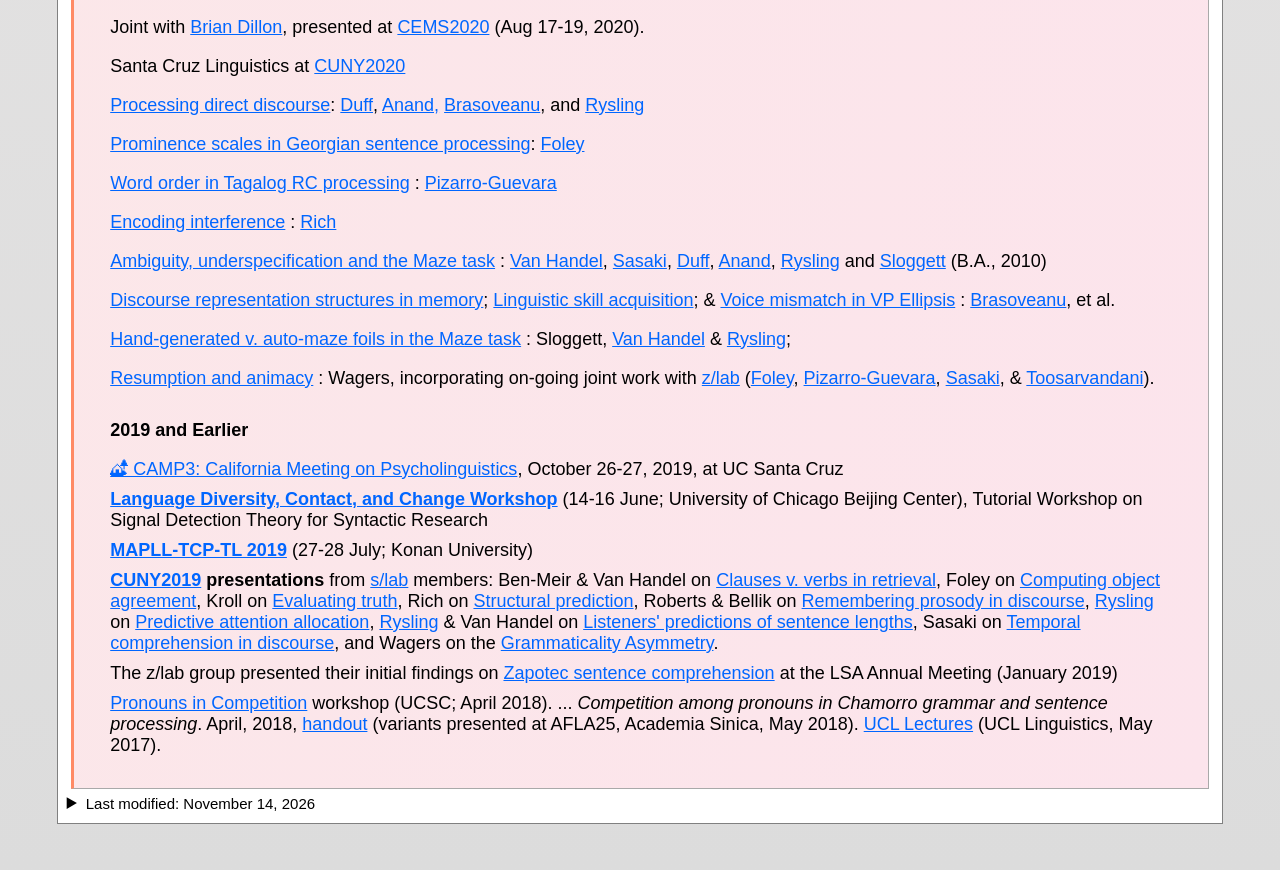
<file: past-events.html>
<!DOCTYPE html>
<html lang="en">
  <head>
    <!-- Google tag (gtag.js) -->
    <script async src="https://www.googletagmanager.com/gtag/js?id=G-PH3MC4Y21P"></script>
    <script>
      window.dataLayer = window.dataLayer || [];
      function gtag(){dataLayer.push(arguments);}
      gtag('js', new Date());

      gtag('config', 'G-PH3MC4Y21P');
    </script>
    <title>Past Events</title>
    <meta http-equiv="Content-Type" content="text/html; charset=utf-8">
    <link href="simple.css?v=20260630" rel="stylesheet" type="text/css">
  </head>
  <body>
    <div id="container">
      <header>
        <nav aria-label="Profile links" style="margin:-0.5em 0em 1em 1em;font-size:.85em;float:right;font-family:monospace">
          ◰ <a href="https://people.ucsc.edu/~mwagers/wagers_cv.pdf">c.v.</a>&nbsp;
          ◳ <a href="https://scholar.google.com/citations?user=OtEyO5MAAAAJ&amp;hl=en">scholar</a>
          ◲ <a itemprop="sameAs" content="https://orcid.org/0000-0002-3139-2380" href="https://orcid.org/0000-0002-3139-2380" target="orcid.widget" rel="noopener noreferrer" style="vertical-align:top;">ORCID</a>
          ◱ <a href="https://www.linkedin.com/in/matt-wagers-ba93b81/">LinkedIn</a>
        </nav>
        <h1 style="font-size:3em;margin:0.25em;">
          <a href="index.html" style="text-decoration:none;color:black;background:white">Matt Wagers</a>
        </h1>
        <div class="menu-container" style="font-size:1.1em">
          <div id="vitals">
            <p>
              Professor
            </p>
            <address>
              <a href="http://linguistics.ucsc.edu">Department of Linguistics</a><br>
              University of California, Santa Cruz<br>
              <br>
              <a href="mailto:mwagers@ucsc.edu">mwagers@ucsc.edu</a><br>
              231 Stevenson College
            </address>
          </div>
          <div id="interests">
            <ul>
              <li>psycholinguistics</li>
              <li>sentence processing</li>
              <li>memory</li>
              <li>experimental syntax</li>
            </ul>
          </div>
          <div id="navigation">
            <nav aria-label="Site">
              <ul>
                <li><a href="research.html">research</a></li>
                <li><a href="https://sites.google.com/a/ucsc.edu/s-lab/past-years?authuser=0" target="_blank" rel="noopener noreferrer">s/lab</a><br></li>
                <li><a href="index.html#past-teaching">teaching</a></li>
                <li><a href="http://chamorro.sites.ucsc.edu" target="_blank" rel="noopener noreferrer">chamorro psycholinguistics</a></li>
                <li><a href="https://babel.ucsc.edu/animacy/" target="_blank" rel="noopener noreferrer">zapotec &amp; hebrew psylx</a></li>
              </ul>
            </nav>
          </div>
          <div id="portrait">
            <figure>
              <img src="big-sur-oct26.jpg" height="170" width="170" alt="Portrait of Matt Wagers">
              <figcaption style="font-size:0.7em">
                October 2026 (Big Sur, CA)<br>
              </figcaption>
            </figure>
          </div>
        </div>
      </header>


		<main id="past-events">
			<section class="highlight-five" style="padding-top:0.25em;margin:0.25em">
				<span style="float:right;font-size:1.25em">⎌ <a href="index.html">back to home</a></span>
				<h2>
					Past Events
				</h2>
				
  


  <section class="event-group" aria-labelledby="past-events-1">
    <h3 id="past-events-1">Summer 2025</h3>
    <ul class="event-list">
  
      <li>
        <article>
          <p class="event-headline">
      
            We presented our research at <a href="https://cognitivesciencesociety.org/cogsci-2025/">CogSci 2025</a> (30 Jul - 2 Aug; San Francisco):
          </p>
    
      
          <p>(lecture) <a href="https://underline.io/events/489/sessions/20477/lecture/118468-how-linguistic-boundaries-form-encoding-contexts-in-memory-evidence-from-temporal-order-effects">How linguistic boundaries form encoding contexts in memory: Evidence from temporal order effects</a> with first authors <strong><a href="https://people.ucsc.edu/~lbalacha/index.html">Lalitha Balachandran</a></strong> &amp; <strong><a href="https://people.ucsc.edu/~skrich/">Stephanie Rich</a></strong></p>
      
          <p>(poster) <a href="https://underline.io/events/489/posters/20468/poster/119711-p2-y-221-who-and-when-gets-the-racequestion-two-processing-routes-for-the-advantages-and-penalties-of-pronominal-ambiguity-resolution">P2-Y-221 Who and when gets the race? Two processing routes for the advantages and penalties of pronominal ambiguity resolution</a> with first author <strong><a href="https://ruoqing-yao.github.io/Ruoqing-Yao/">Ruoqing Yao</a></strong></p>
      
    
        </article>
      </li>
  
    </ul>
  </section>

  <section class="event-group" aria-labelledby="past-events-2">
    <h3 id="past-events-2">Spring 2025</h3>
    <ul class="event-list">
  
      <li>
        <article>
          <p class="event-headline">
      
            <img src="neural-net.png" height="20" width="20" alt="">&nbsp;
      
            We kicked-off our UCOP MRPI Planning Grant (2025-2027) with a journal club: <a href="https://docs.google.com/document/d/1VIvYz3OjpSe4YxfUq7bjirH2hHxqbiKjg7oD3Dzylck/edit?tab=t.0#heading=h.j94ogjhf5s7p">Leveraging California’s Linguistic Diversity to Improve Large Language Models</a>
          </p>
    
        </article>
      </li>
  
      <li>
        <article>
          <p class="event-headline">
      
            <img src="island.png" height="20" width="20" alt="">&nbsp;
      
            A new manuscript with first authors <strong><a href="https://mandycartner.github.io/">Mandy Cartner</a></strong> (TAU), <a href="https://mjkogan.github.io">Matthew Kogan</a>, &amp; <a href="https://people.ucsc.edu/~newebste/">Nikolas Webster</a> and <a href="https://ivysichel.sites.ucsc.edu/">Ivy Sichel</a>:
          </p>
    
      
          <p>(LingBuzz) <a href="https://ling.auf.net/lingbuzz/008973">Subject islands do not reduce to construction-specific discourse function</a></p>
      
          <p>Set of experimental syntax studies showing that subject islands exact a near-constant cost across multiple construction types.</p>
      
    
        </article>
      </li>
  
      <li>
        <article>
          <p class="event-headline">
      
            ... at the <a href="https://glowlinguistics.org/47/main-colloquium/">47th GLOW Colloquium</a>
          </p>
    
        </article>
      </li>
  
      <li>
        <article>
          <p class="event-headline">
      
            ... at the <a href="https://hsp2025.github.io/">38th Annual Conference on Human Sentence Processing, HSP2025</a>, Mar 27-29, 2025, University of Maryland
          </p>
    
      
          <p><a href="https://hsp2025.github.io/abstracts/285.pdf">Subject islands are not caused by information structure clashes: cross-constructional evidence</a> with first authors <strong><a href="https://mjkogan.github.io">Matthew Kogan</a></strong>, <a href="https://mandycartner.github.io/">Mandy Cartner</a> (TAU), and <strong><a href="https://people.ucsc.edu/~newebste/">Nikolas Webster</a></strong> &amp; Matt Wagers and Ivy Sichel</p>
      
          <p><a href="https://hsp2025.github.io/abstracts/288.pdf">Ambiguity advantage effect in <em>wh</em>-questions</a> with first author <strong><a href="https://www.linkedin.com/in/joshua-lieberstein-7181812">Joshua Lieberstein</a></strong> &amp; Matt Wagers</p>
      
          <p><a href="https://hsp2025.github.io/abstracts/75.pdf">Now you see it... ? : Agreement sensitivity in at-a-glance reading in Spanish</a> with first author <strong>Subhekshya Shrestha</strong> &amp; <a href="https://www.lingdustin.net/">Dustin Chacón</a></p>
      
          <p><a href="https://hsp2025.github.io/abstracts/234.pdf">Who gets to start the race?</a> with first author <strong><a href="https://ruoqing-yao.github.io/Ruoqing-Yao/">Ruoqing Yao</a></strong> &amp; Matt Wagers</p>
      
    
        </article>
      </li>
  
      <li>
        <article>
          <p class="event-headline">
      
            ... as did our lab alumni:
          </p>
    
      
          <p><a href="https://hsp2025.github.io/abstracts/84.pdf">Eager interpretation of discourse-level ambiguities: New evidence for costly reanalysis</a>, <strong>John Duff</strong> (Saarland; UCSC Ph.D. 2023) &amp; <strong>Kelsey Sasaki</strong> (Oxford; UCSC Ph.D. 2021) (with Daniel Altshuler)</p>
      
          <p><a href="https://hsp2025.github.io/abstracts/313.pdf">Building a Cross-Linguistic Typology of Sentence Planning from Case Alignment</a>, <strong>Caroline Andrews</strong> (Zurich; UCSC B.A. 2011) (with Sebastian Sauppe, Roberto Zariquiey &amp; Balthasar Bickel)</p>
      
          <p><a href="https://hsp2025.github.io/abstracts/156.pdf">Processing Switch Reference Marking in Nungon: Comprehension &amp; Production Measures</a>, <strong>Adam Morgan</strong> (NYU Langone; UCSC M.A. 2013) (with Jenny Yu, Ismael Dono, Lyn Ögate, &amp; Hannah Sarvasy)</p>
      
          <p><a href="https://hsp2025.github.io/abstracts/153.pdf">From Single Words to Sentence Production: Shared Cortical Representations but Distinct Temporal Dynamics</a>, <strong>Adam Morgan</strong> (NYU Langone; UCSC M.A. 2013) (with Orrin Devinsky, Werner Doyle, Patricia Dugan, Daniel Friedman, &amp; Adeen Flinker)</p>
      
    
        </article>
      </li>
  
    </ul>
  </section>

  <section class="event-group" aria-labelledby="past-events-3">
    <h3 id="past-events-3">Summer 2024</h3>
    <ul class="event-list">
  
      <li>
        <article>
          <p class="event-headline">
      
            <img src="philippines.png" height="20" width="20" alt="">&nbsp;
      
            A new paper with first author <strong><a href="https://jedpizarroguevara.github.io">Jed Sam Pizarro-Guevara</a></strong> out in <em>Glossa</em> on the Austronesian extraction restriction in Tagalog.
          </p>
    
      
          <p><a href="https://doi.org/10.16995/glossa.11032"><cite>A tale of two Tagalogs</cite></a>. <em>Glossa: a journal of general linguistics</em>, 9(1).</p>
      
          <p>Combines fieldwork, experimental syntax and computational modeling to demonstrate that there are two kinds of (very similar) grammatical systems mixing among Tagalog speakers.</p>
      
    
        </article>
      </li>
  
      <li>
        <article>
          <p class="event-headline">
      
            <img src="robot.png" height="20" width="20" alt="">&nbsp;
      
            We started our <a href="https://www.spencer.org/news/recently-awarded-large-grants-march-2024">Spencer Foundation</a> sponsored research project <strong><cite>Writing With ChatGPT: The Learning Promises and Perils of Co-Writing with Generative Models in College Linguistics Classes</cite></strong>
          </p>
    
      
          <p>Led by PI <a href="https://people.ucsc.edu/~panand/">Pranav Anand</a> and Co-PIs <a href="https://tlc.ucsc.edu/bios/hannah-hausman/">Hannah Hausman</a> and Matt Wagers, together with graduate student researchers <a href="https://www.linkedin.com/in/jajaira-reynaga-8100282b4/">Jajaira Reynaga</a> &amp; <a href="https://www.linkedin.com/in/ruoqing-yao-8161121a2/">Ruoqing Yao</a></p>
      
    
        </article>
      </li>
  
      <li>
        <article>
          <p class="event-headline">
      
            <img src="thesis.png" height="20" width="20" alt="">&nbsp;
      
            Congratulations to <a href="https://people.ucsc.edu/~skrich/index.html">Stephanie Rich</a> and <a href="https://people.ucsc.edu/~lbalacha/">Lalitha Balachandran</a> for defending their Ph.D. dissertations and to Duygu Demiray for defending their M.A. thesis!
          </p>
    
      
          <p>Lalitha Balachandran. <a href="https://escholarship.org/uc/item/47v85154"><cite>Memory knows its bounds: encoding contexts in sentence comprehension.</cite></a> Ph.D. Dissertation, September 2024.</p>
      
          <p>Stephanie Rich. <a href="https://escholarship.org/uc/item/6h22g6wt"><cite>The features we use and the features we lose: encoding, maintenance and retrieval.</cite></a> Ph.D. Dissertation, June 2024.</p>
      
          <p>Duygu Demiray. <a href="https://escholarship.org/uc/item/3h59b1d8"><cite>Processing covert dependencies: a study on Turkish Wh-in-situ.</cite></a> M.A. Thesis, June 2024.</p>
      
    
        </article>
      </li>
  
      <li>
        <article>
          <p class="event-headline">
      
            <img src="scotland.png" height="20" width="20" alt="">&nbsp;
      
            Presentations of UCSC Psycholinguistics research at the 30th Architectures and Mechanisms for Language Processing conference: <a href="http://amlap2024.ed.ac.uk">AMLaP</a>, September 4-7, 2024, Edinburgh
          </p>
    
      
          <p><a href="https://virtual.oxfordabstracts.com/#/event/31397/submission/441">Processing covert dependencies: A study on Turkish wh-in-situ</a> with first author <strong>Duygu Demiray</strong> &amp; Matthew Wagers.</p>
      
          <p><a href="https://virtual.oxfordabstracts.com/#/event/31397/submission/324">Linguistic boundaries delineate contextual domains in memory</a> with first author <strong><a href="https://people.ucsc.edu/~lbalacha/">Lalitha Balachandran</a></strong> and Matt Wagers.</p>
      
          <p><a href="https://virtual.oxfordabstracts.com/#/event/31397/submission/277">Effects of foil processing, decision-making, and initial attention in the Maze task</a> with <a href="https://j-duff.github.io">John Duff</a> (Saarland), Pranav Anand, &amp; Amanda Rysling.</p>
      
          <p><a href="https://virtual.oxfordabstracts.com/#/event/31397/submission/440">Linguistic boundaries reduce encoding interference in temporal order memory</a> with first authors <strong><a href="https://people.ucsc.edu/~skrich/index.html">Stephanie Rich</a> (Concordia) &amp; <a href="https://people.ucsc.edu/~lbalacha/">Lalitha Balachandran</a></strong> and Matt Wagers.</p>
      
          <p><a href="https://virtual.oxfordabstracts.com/#/event/31397/submission/355">Deprioritizing linguistic material: The role of givenness on focus &amp; filler-gap processing</a> with <a href="https://www.ikw.uni-osnabrueck.de/forschung/psycholinguistik_und_neurolinguistik/about_us/dr_morwenna_hoeks.html">Morwenna Hoeks</a> (Osnabrück), Maziar Toosarvandani, &amp; Amanda Rysling.</p>
      
          <p><a href="https://virtual.oxfordabstracts.com/#/event/31397/submission/333">Animacy and long-distance pronominal anaphora in discourse: Evidence from the Maze</a> with <a href="https://www.jesus.ox.ac.uk/about-jesus-college/our-community/people/dr-kelsey-sasaki/">Kelsey Sasaki</a> (Oxford), Pranav Anand &amp; Amanda Rysling.</p>
      
          <p><a href="https://virtual.oxfordabstracts.com/#/event/31397/submission/413">Subject islands are not caused by information structure clashes: evidence from topicalization</a> with first authors <strong><a href="https://people.ucsc.edu/~newebste/">Niko Webster</a>, <a href="https://mjkogan.github.io">Matthew Kogan</a> &amp; Mandy Cartner</strong> (Tel Aviv University) and Matt Wagers &amp; Ivy Sichel.</p>
      
    
        </article>
      </li>
  
      <li>
        <article>
          <p class="event-headline">
      
            <img src="poster.png" height="20" width="20" alt="">&nbsp;
      
            Presentations of our research at the 37th Annual Conference on Human Sentence Processing: <a href="https://hsp2024.github.io/">HSP2024</a>, May 16-18, 2024, University of Michigan
          </p>
    
      
          <p><a href="https://hsp2024.github.io/abstracts/submission_326.pdf">Probing Facilitatory and Inhibitory Interference with English Ditransitives</a> with first author <strong><a href="https://mjkogan.github.io">Matthew Kogan</a></strong> &amp; Matt Wagers.</p>
      
          <p><a href="https://hsp2024.github.io/abstracts/submission_294.pdf">Different structural boundaries have different effects on dependency resolution</a>, with first authors <strong><a href="https://people.ucsc.edu/~lbalacha/">Lalitha Balachandran</a> &amp; <a href="https://j-duff.github.io">Jack Duff</a></strong>, Pranav Anand &amp; Amanda Rysling.</p>
      
          <p><a href="https://hsp2024.github.io/abstracts/submission_323.pdf">Memory for violated expectations in semantic focus</a>, with first authors <strong><a href="https://people.ucsc.edu/~lbalacha/">Lalitha Balachandran</a></strong> &amp; <strong><a href="https://www.ikw.uni-osnabrueck.de/forschung/psycholinguistik_und_neurolinguistik/about_us/dr_morwenna_hoeks.html">Morwenna Hoeks</a></strong>, John Boye-Lynn, Nick Van Handel, &amp; Amanda Rysling.</p>
      
          <p><a href="https://hsp2024.github.io/abstracts/submission_328.pdf">Canonical Argument Alignment Modulates Gap, but not RP, Acceptability in English</a>, with first author <strong><a href="https://mjkogan.github.io">Matthew Kogan</a></strong>, Mandy Cartner, Ivy Sichel, Maziar Toosarvandani, &amp; Matt Wagers.</p>
      
          <p><a href="https://hsp2024.github.io/abstracts/submission_331.pdf">Processing arguments in Korean nominal predicates</a>, with first author <strong><a href="https://people.ucsc.edu/~newebste/">Nikolas Webster</a></strong>, Hanyoung Byun &amp; Matt Wagers.</p>
      
          <p><a href="https://hsp2024.github.io/abstracts/submission_150.pdf">Delayed structural prediction for relative clauses in Santiago Laxopa Zapotec, a language with robust resumptive pronouns</a> with first authors <strong><a href="https://j-duff.github.io">Jack Duff</a> &amp; <a href="https://www.linkedin.com/in/dgomezja/">Delaney Gomez-Jackson</a></strong>, Fe Silva Robles, Maziar Toosarvandani &amp; Matt Wagers. [platform presentation]</p>
      
          <p><a href="https://hsp2024.github.io/abstracts/submission_271.pdf">Maybe now, not later: online processing of possibility and negation in adults and 2-year-olds</a>, Maxime Tulling, <a href="https://www.linkedin.com/in/vishal-sunil-arvindam-360794119/"><strong>Vishal Arvindam</strong></a>, and Ailís Cournane.</p>
      
          <p>And from grad alumni:</p>
      
          <p><a href="https://hsp2024.github.io/abstracts/submission_300.pdf">Number, animacy, and individual variation in the processing of cataphora</a>, <strong>Steven Foley</strong>, Byron Ahn, &amp; Lauren Ackerman.</p>
      
          <p><a href="https://hsp2024.github.io/abstracts/submission_308.pdf">Interference effects in Tagalog reflexive processing: A visual world study</a>, <strong>Jed Sam Pizarro-Guevara</strong> &amp; Brian Dillon.</p>
      
    
        </article>
      </li>
  
    </ul>
  </section>

  <section class="event-group" aria-labelledby="past-events-4">
    <h3 id="past-events-4">2023</h3>
    <ul class="event-list">
  
      <li>
        <article>
          <p class="event-headline">
      
            <img src="thesis.png" height="20" width="20" alt="">&nbsp;
      
            Congratulations to Matthew Kogan and <a href="https://people.ucsc.edu/~elulusoy/">Elif Ulusoy</a> for successfully defending their M.A. theses!
          </p>
    
      
          <p>Matthew Kogan. <a href="https://escholarship.org/uc/item/6f07v6xp"><cite>Maintaining Syntactic Positions and Thematic Roles in Memory</cite></a>. M.A. Thesis, June 2023.</p>
      
          <p>Elifnur Ulusoy. <a href="https://escholarship.org/uc/item/2nb5n18s"><cite>Connectivity and case effects in agreement attraction: The case of Turkish</cite></a>. M.A. Thesis, June 2023.</p>
      
    
        </article>
      </li>
  
      <li>
        <article>
          <p class="event-headline">
      
            <img src="poster.png" height="20" width="20" alt="">&nbsp;
      
            Presentations of our research at the 36th Annual Conference on Human Sentence Processing: <a href="https://lrdc.pitt.edu/HSP2023/">HSP2023</a>, March 9-11, 2023, University of Pittsburgh
          </p>
    
      
          <p><a href="https://osf.io/phta9">Predictive parsing as a source for resumptive pronoun preference in Hebrew</a> with first author <strong>Mandy Cartner</strong> (TAU), Ivy Sichel, &amp; Maziar Toosarvandani.</p>
      
          <p><em>The role of prediction in retrieval interference: The case of reflexive attraction</em>, with first author <strong><a href="https://mkeshev.wordpress.com">Maayan Keshev</a></strong> (UMass) &amp; Brian Dillon</p>
      
          <p><em>Turkish relative clauses and the role of syntactic connectivity in agreement attraction</em>, with first author <strong><a href="https://humanistrobot.github.io">Elifnur Ulusoy</a></strong> (UCSC)</p>
      
    
        </article>
      </li>
  
    </ul>
  </section>

  <section class="event-group" aria-labelledby="past-events-5">
    <h3 id="past-events-5">2022</h3>
    <ul class="event-list">
  
      <li>
        <article>
          <p class="event-headline">
      
            Santa Cruz Linguistics at <a href="https://hsp2022.ucsc.edu">HSP2022</a>
          </p>
    
      
          <p><a href="https://virtual.oxfordabstracts.com/#/event/public/2562/submission/266">Anti-local anaphors in Telugu are subject to local antecedent interference</a>, by <a href="https://people.ucsc.edu/~vsunilar/">Vishal Arvindam</a> &amp; Matt Wagers (plenary) <a href="https://media.ucsc.edu/V/Video?v=4660365&amp;node=15540598&amp;a=299000610&amp;autoplay=1">Session recording</a></p>
      
          <p><a href="https://virtual.oxfordabstracts.com/#/event/public/2562/submission/246">Preposition doubling errors elicited by dependency length but not verb complexity</a>, by <a href="https://people.ucsc.edu/~rbibbs/">Richard Bibbs</a> &amp; Matt Wagers</p>
      
          <p><a href="https://virtual.oxfordabstracts.com/#/event/public/2562/submission/260">Processing focus intervention structures in Mandarin</a>, by <a href="https://ycao.sites.ucsc.edu/">Yaqing Cao</a> and <a href="https://people.ucsc.edu/~jlaw5/">Jess Law</a></p>
      
          <p><a href="https://virtual.oxfordabstracts.com/#/event/public/2562/submission/289">Use/Mention ambiguities in comprehension: Evidence from agreement attraction</a>, by <a href="https://people.ucsc.edu/~jduff/">John Duff</a> &amp; Matt Wagers</p>
      
          <p><a href="https://virtual.oxfordabstracts.com/#/event/public/2562/submission/151">Understanding words of negotiation in context</a>, by <a href="https://allisongnguyen.wordpress.com">Allison Nguyen</a> &amp; <a href="https://foxtree.sites.ucsc.edu">Jean E. Fox Tree</a></p>
      
          <p><a href="https://virtual.oxfordabstracts.com/#/event/public/2562/submission/278">"It's alive!": Animacy-based structural expectations rapidly update with context</a>, by <a href="https://linguistics.ucsc.edu/people/graduate-students.php?uid=skrich">Stephanie Rich</a>, Lalitha Balachandran, John Duff, Matthew Kogan, Maya Wax Cavallaro, Nicholas Van Handel &amp; Matt Wagers</p>
      
    
        </article>
      </li>
  
      <li>
        <article>
          <p class="event-headline">
      
            <img src="balloon.png" height="20" width="20" alt="">&nbsp;
      
            Congratulations to <a href="https://people.ucsc.edu/~vsunilar/">Vishal Arvindam</a>
          </p>
    
      
          <p>One of two inaugural recipients of the <a href="https://sites.google.com/view/sentprocsociety/gibsonfedorenko-prize?authuser=0">Gibson/Federenko Young Scholar Awards</a>, for "outstanding scientific work as a talk at the Conference on Human Sentence Processing"! His presentation, from <a href="https://hsp2022.ucsc.edu">HSP2022</a>, was entitled <a href="https://virtual.oxfordabstracts.com/#/event/public/2562/submission/266">Anti-local anaphors in Telugu are subject to local antecedent interference</a>.</p>
      
          <p>View a <a href="https://virtual.oxfordabstracts.com/#/event/public/2562/session/36898">video recording of the talk</a>.</p>
      
    
        </article>
      </li>
  
      <li>
        <article>
          <p class="event-headline">
      
            <img src="zurich.png" height="20" width="20" alt="">&nbsp;
      
            <a href="XPPL-2022.pdf">Alignment, Reanalysis and Re-encoding</a>, talk delivered at <a href="https://www.comparativelinguistics.uzh.ch/en/events/x-ppl2022/Program/Day-2.html">X-PPL 2022</a>, University of Zurich, 12-13 September, 2022; &amp; Cornell Linguistics, 3 November, 2022
          </p>
    
        </article>
      </li>
  
      <li>
        <article>
          <p class="event-headline">
      
            ⁂ <span style="font-weight:bold;color:darkblue">Congrats to 2022 graduates</span> Dr. <a href="https://people.ucsc.edu/~nvanhand/">Nick Van Handel</a> and <a href="https://www.linkedin.com/in/ashley-ippolito-3b384a149">Ashley Ippolito</a> (B.A.) ⁂
          </p>
    
        </article>
      </li>
  
      <li>
        <article>
          <p class="event-headline">
      
            <span style="color:hotpink">❖</span> We (virtually) hosted the <a href="https://hsp2022.ucsc.edu">35th Annual Conference on Human Sentence Processing</a>: March 24-26, 2022! <span style="color:hotpink">❖</span>
          </p>
    
        </article>
      </li>
  
      <li>
        <article>
          <p class="event-headline">
      
            ⁂ <span style="font-weight:bold;color:darkblue">Congrats to 2021 graduates</span> Drs. <a href="https://jakewvincent.github.io/index.html">Jake</a> <a href="https://www.linkedin.com/in/jake-vincent-phd-8279a6ab/">Vincent</a>, <a href="https://people.ucsc.edu/~tdrobert/">Tom Roberts</a>, &amp; <a href="https://people.ucsc.edu/~kmsasaki/">Kelsey Sasaki</a>; and <a href="https://akudin.sites.ucsc.edu/projects/">Anelia Kudin</a>, M.A.! ⁂
          </p>
    
        </article>
      </li>
  
      <li>
        <article>
          <p class="event-headline">
      
            ☄ <strike>New in Winter 2021</strike> <em>Continuing in Spring 2022</em>: <a href="https://docs.google.com/document/d/1r6nNtZzXs-jIvBzvx9p3yUhRhdvX7mZPK-4EH7-aA6o/edit?usp=sharing">r/lab</a>
          </p>
    
      
          <p>an occasional lab meeting on resumptive pronouns, nominal features and their interaction</p>
      
          <p>co-convened with <a href="https://ivysichel.sites.ucsc.edu/">Ivy Sichel</a> &amp; <a href="https://people.ucsc.edu/~mtoosarv/">Maziar Toosarvandani</a></p>
      
    
        </article>
      </li>
  
    </ul>
  </section>

  <section class="event-group" aria-labelledby="past-events-6">
    <h3 id="past-events-6">2021</h3>
    <ul class="event-list">
  
      <li>
        <article>
          <p class="event-headline">
      
            Santa Cruz Linguistics at <a href="https://www.cuny2021.io">CUNY2021</a>
          </p>
    
      
          <p><a href="https://www.cuny2021.io/2021/02/24/377/">Task influences on lexical underspecification: Insights from the Maze and SPR</a>, by <a href="https://people.ucsc.edu/~jduff/">Jack Duff</a>, <a href="https://people.ucsc.edu/~abrsvn/">Adrian Brasoveanu</a>, &amp; <a href="https://rysling.sites.ucsc.edu/">Amanda Rysling</a></p>
      
          <p><a href="https://www.cuny2021.io/2021/02/24/369/">Guiding Implicit Prosody with Delexicalized Melodies: Evidence from a Match/Mismatch Task</a>, by <a href="https://people.ucsc.edu/~nvanhand/">Nick Van Handel</a>, Matt Wagers, &amp; Amanda Rysling</p>
      
          <p><a href="https://www.cuny2021.io/2021/02/24/357/">Singular vs. Plural Themselves: Evidence from the Ambiguity Advantage</a>, by Nick Van Handel, <a href="https://linguistics.ucsc.edu/people/graduate-students.php?uid=lbalacha">Lalitha Balachandran</a>, <a href="https://people.ucsc.edu/~skrich/index.html">Stephanie Rich</a>, &amp; Amanda Rysling</p>
      
          <p><a href="https://www.cuny2021.io/2021/02/24/286/">Decomposing the focus effect: Evidence from reading</a>, by <a href="https://people.ucsc.edu/~mhoeks/index.html">Morwenna Hoeks</a>, <a href="https://people.ucsc.edu/~mtoosarv/">Maziar Toosarvandani</a>, &amp; Amanda Rysling.</p>
      
          <p><a href="https://www.youtube.com/watch?v=gvYkLY2b5c0">Syntactic and semantic parallelism guides filler-gap processing in coordination</a>, by Stephanie Rich &amp; Matt Wagers (plenary session)</p>
      
    
        </article>
      </li>
  
    </ul>
  </section>

  <section class="event-group" aria-labelledby="past-events-7">
    <h3 id="past-events-7">2020</h3>
    <ul class="event-list">
  
      <li>
        <article>
          <p class="event-headline">
      
            ⁂ <span style="font-weight:bold;color:darkblue">Congrats to 2020 Ph.D. graduates</span> Drs. <a href="https://linguistics.princeton.edu/people/steven-r-foley/">Steven Foley</a> (Princeton), <a href="https://www.linkedin.com/in/margaret-kroll-11b0261a5/">Margaret Kroll</a> (Amazon), &amp; <a href="https://jedpizarroguevara.github.io">Jed Sam Pizarro-Guevara</a> (UMass)! ⁂
          </p>
    
        </article>
      </li>
  
      <li>
        <article>
          <p class="event-headline">
      
            ⿻ <strong>New NSF Award</strong> "<a href="https://nsf.gov/awardsearch/showAward?AWD_ID=2019804&amp;HistoricalAwards=false">Animacy and resumption at the border of cognition and grammar</a>" (BCS 2019804)
          </p>
    
      
          <p>Project comparing the syntax and processing of resumptive pronouns in Zapotec &amp; Hebrew. <a href="https://news.ucsc.edu/2020/08/nsf-linguistics-grant.html">Press release</a>.</p>
      
          <p>Collaboration with UCSC linguists <a href="https://people.ucsc.edu/~mtoosarv/">Maziar Toosarvandani</a> (PI) and <a href="https://ivysichel.sites.ucsc.edu/">Ivy Sichel</a> (Co-PI)</p>
      
          <p>August 2020 - January 2024</p>
      
    
        </article>
      </li>
  
      <li>
        <article>
          <p class="event-headline">
      
            ⿻ <b>New Paper (Sep 2020)</b>: <a href="ChungWagers2020.ChamorroPalauanRPs.pdf" target="_blank"><cite>On the universality of intrusive resumption: evidence from Chamorro and Palauan</cite></a>
          </p>
    
      
          <p>Joint with <a href="https://people.ucsc.edu/~schung">Sandra Chung</a>. Forthcoming in Natural Language and Linguistic Theory. <a href="https://doi.org/10.1007/s11049-020-09493-9">doi:10.1007/s11049-020-09493-9</a>.</p>
      
    
        </article>
      </li>
  
      <li>
        <article>
          <p class="event-headline">
      
            ⿻ <b>New Poster (Aug 2020)</b>: <a href="https://drive.google.com/file/d/1AimzarqPCWdUI1zS-dby1LXBuoManjTY/view">Which sentences do speakers favor? ROC analysis of d-linking in filler-gap integration</a>.
          </p>
    
      
          <p>Joint with <a href="https://people.umass.edu/bwdillon/">Brian Dillon</a>, presented at <a href="http://memory.psych.upenn.edu/CEMS_2020">CEMS2020</a> (Aug 17-19, 2020).</p>
      
    
        </article>
      </li>
  
      <li>
        <article>
          <p class="event-headline">
      
            Santa Cruz Linguistics at <a href="https://www.umass.edu/linguistics/cuny2020/">CUNY2020</a>
          </p>
    
      
          <p><a href="https://osf.io/p34qb/">Processing direct discourse</a>: <a href="https://people.ucsc.edu/~jduff/">Duff</a>, <a href="https://people.ucsc.edu/~panand/">Anand,</a> <a href="https://people.ucsc.edu/~abrsvn/">Brasoveanu</a>, and <a href="https://rysling.sites.ucsc.edu/">Rysling</a></p>
      
          <p><a href="https://osf.io/mwqs2/">Prominence scales in Georgian sentence processing</a>: <a href="https://people.ucsc.edu/~srfoley">Foley</a></p>
      
          <p><a href="https://people.umass.edu/bwdillon/CUNY_2020_Abstracts/PIZARRO-GUEVARA_Final_Manuscript.pdf">Word order in Tagalog RC processing</a> : <a href="https://people.ucsc.edu/~jpguevar/index.html">Pizarro-Guevara</a></p>
      
          <p><a href="https://people.umass.edu/bwdillon/CUNY_2020_Abstracts/RICH_Final_Manuscript.pdf">Encoding interference</a> : <a href="https://people.ucsc.edu/~skrich/">Rich</a></p>
      
          <p><a href="https://osf.io/nt5bq/">Ambiguity, underspecification and the Maze task</a> : <a href="https://people.ucsc.edu/~nvanhand/">Van Handel</a>, <a href="https://people.ucsc.edu/~kmsasaki/">Sasaki</a>, <a href="https://people.ucsc.edu/~jduff/">Duff</a>, <a href="https://people.ucsc.edu/~panand/">Anand</a>, <a href="https://rysling.sites.ucsc.edu/">Rysling</a> and <a href="https://www.york.ac.uk/language/people/academic-research/shayne-sloggett/">Sloggett</a> (B.A., 2010)</p>
      
          <p><a href="https://osf.io/8qwte/">Discourse representation structures in memory</a>; <a href="https://osf.io/hbw9d/">Linguistic skill acquisition</a>; &amp; <a href="https://osf.io/sj4d6/">Voice mismatch in VP Ellipsis</a> : <a href="https://people.ucsc.edu/~abrsvn/">Brasoveanu</a>, et al.</p>
      
          <p><a href="https://osf.io/hs2db/">Hand-generated v. auto-maze foils in the Maze task</a> : Sloggett, <a href="https://people.ucsc.edu/~nvanhand/">Van Handel</a> &amp; <a href="https://rysling.sites.ucsc.edu/">Rysling</a>;</p>
      
          <p><a href="animate-intruders-cuny2020.pdf">Resumption and animacy</a> : Wagers, incorporating on-going joint work with <a href="#zlab">z/lab</a> (<a href="https://people.ucsc.edu/~srfoley/">Foley</a>, <a href="https://people.ucsc.edu/~jpguevar/">Pizarro-Guevara</a>, <a href="https://people.ucsc.edu/~kmsasaki/">Sasaki</a>, &amp; <a href="https://people.ucsc.edu/~mtoosarv/">Toosarvandani</a>).</p>
      
    
        </article>
      </li>
  
    </ul>
  </section>

  <section class="event-group" aria-labelledby="past-events-8">
    <h3 id="past-events-8">2019 and Earlier</h3>
    <ul class="event-list">
  
      <li>
        <article>
          <p class="event-headline">
      
            <a href="https://sites.google.com/view/camp-ucsc/home">🏕 CAMP3: California Meeting on Psycholinguistics</a>, October 26-27, 2019, at UC Santa Cruz
          </p>
    
        </article>
      </li>
  
      <li>
        <article>
          <p class="event-headline">
      
            <strong><a href="https://lucian.uchicago.edu/blogs/lpl/workshop/">Language Diversity, Contact, and Change Workshop</a></strong> (14-16 June; University of Chicago Beijing Center), Tutorial Workshop on Signal Detection Theory for Syntactic Research
          </p>
    
        </article>
      </li>
  
      <li>
        <article>
          <p class="event-headline">
      
            <strong><a href="https://maplltcp2019.wordpress.com/call-for-papers/">MAPLL-TCP-TL 2019</a></strong> (27-28 July; Konan University)
          </p>
    
        </article>
      </li>
  
      <li>
        <article>
          <p class="event-headline">
      
            <strong><a href="https://www.colorado.edu/event/cuny2019/">CUNY2019</a> presentations</strong> from <a href="https://sites.google.com/a/ucsc.edu/s-lab/">s/lab</a> members: Ben-Meir &amp; Van Handel on <a href="https://people.ucsc.edu/~nvanhand/CUNY2019_nbm_nvh_mw.pdf">Clauses v. verbs in retrieval</a>, Foley on <a href="https://people.ucsc.edu/~srfoley/pdfs/Foley_Wagers_CUNY_2019.pdf">Computing object agreement</a>, Kroll on <a href="https://people.ucsc.edu/~makroll/uploads/CUNY19_Kroll.pdf">Evaluating truth</a>, Rich on <a href="https://osf.io/26r5q/">Structural prediction</a>, Roberts &amp; Bellik on <a href="https://people.ucsc.edu/~tdrobert/bellikrobertscuny19.pdf">Remembering prosody in discourse</a>, <a href="https://rysling.sites.ucsc.edu">Rysling</a> on <a href="https://www.colorado.edu/event/cuny2019/sites/default/files/attached-files/a63_sloggett_etal.pdf">Predictive attention allocation</a>, <a href="https://rysling.sites.ucsc.edu">Rysling</a> &amp; Van Handel on <a href="https://www.colorado.edu/event/cuny2019/sites/default/files/attached-files/a78_rysling_etal.pdf">Listeners' predictions of sentence lengths</a>, Sasaki on <a href="https://people.ucsc.edu/~kmsasaki/CUNY_2019_poster.pdf">Temporal comprehension in discourse</a>, and Wagers on the <a href="HammerlyDillonWagers.GrammaticalityAsymmetryROC_CUNY2019.pdf">Grammaticality Asymmetry</a>.
          </p>
    
        </article>
      </li>
  
      <li>
        <article>
          <p class="event-headline">
      
            The z/lab group presented their initial findings on <a href="https://www.linguisticsociety.org/abstract/pronouns-over-gaps-parsing-subject-relative-clause-advantage-santiago-laxopa-zapotec">Zapotec sentence comprehension</a> at the LSA Annual Meeting (January 2019)
          </p>
    
        </article>
      </li>
  
      <li>
        <article>
          <p class="event-headline">
      
            <a href="https://sites.google.com/ucsc.edu/pronounsincompetition/">Pronouns in Competition</a> workshop (UCSC; April 2018). ... <cite>Competition among pronouns in Chamorro grammar and sentence processing</cite>. <time datetime='2018-04'>April, 2018</time>, <a href="https://osf.io/uvmj7/">handout</a> (variants presented at AFLA25, Academia Sinica, May 2018). <a href="ucl.html">UCL Lectures</a> (UCL Linguistics, May 2017).
          </p>
    
        </article>
      </li>
  
    </ul>
  </section>


			</section>
		</main>

      <footer>
        <details>
          <summary><small>Last modified: <time datetime="2026-11-14">November 14, 2026</time></small></summary>
          <p style="margin:0.1em;font-weight:400">〠 Questions or feedback? Please <a href="mailto:mwagers@ucsc.edu">email me</a>.</p>
          <address>
            Stevenson College<br>
            University of California, Santa Cruz<br>
            1156 High St.<br>
            Santa Cruz, CA 95064	USA<br>
          </address>
        </details>
      </footer>
    </div>
  </body>
</html>
</file>
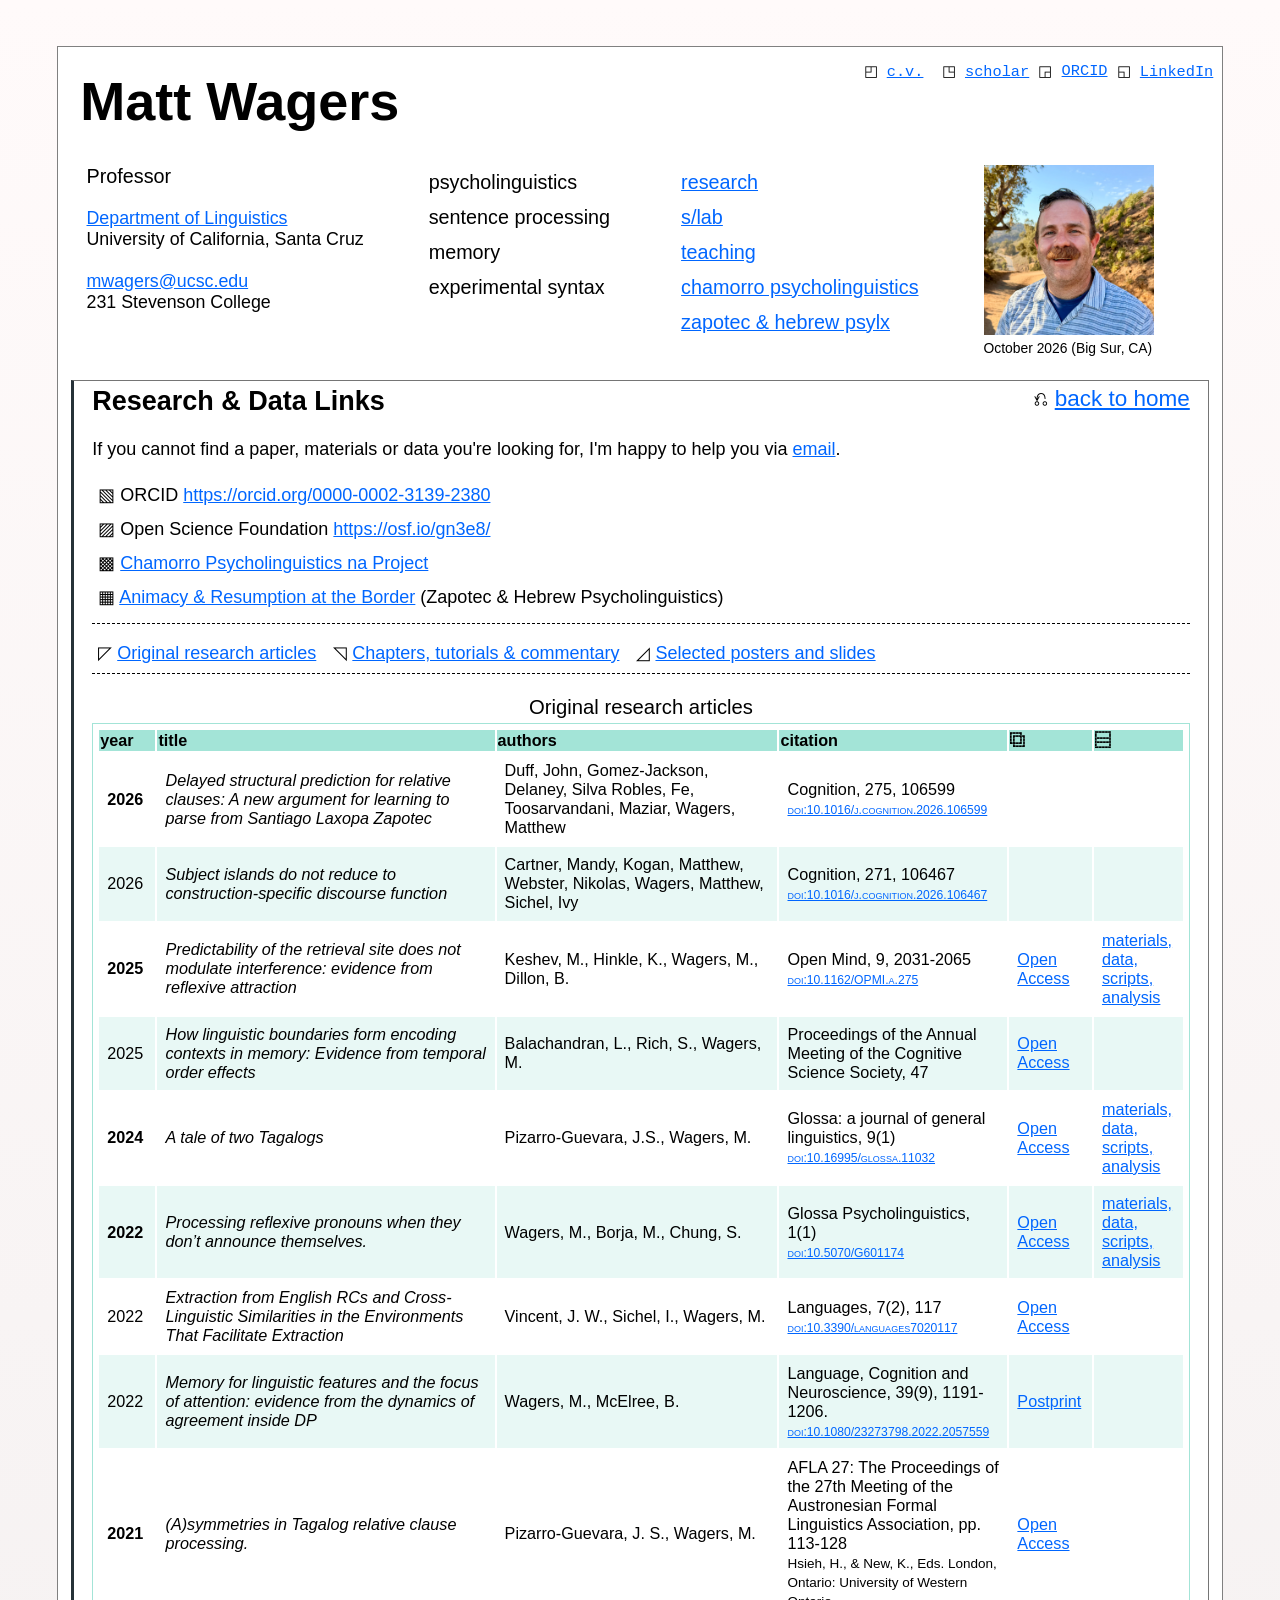
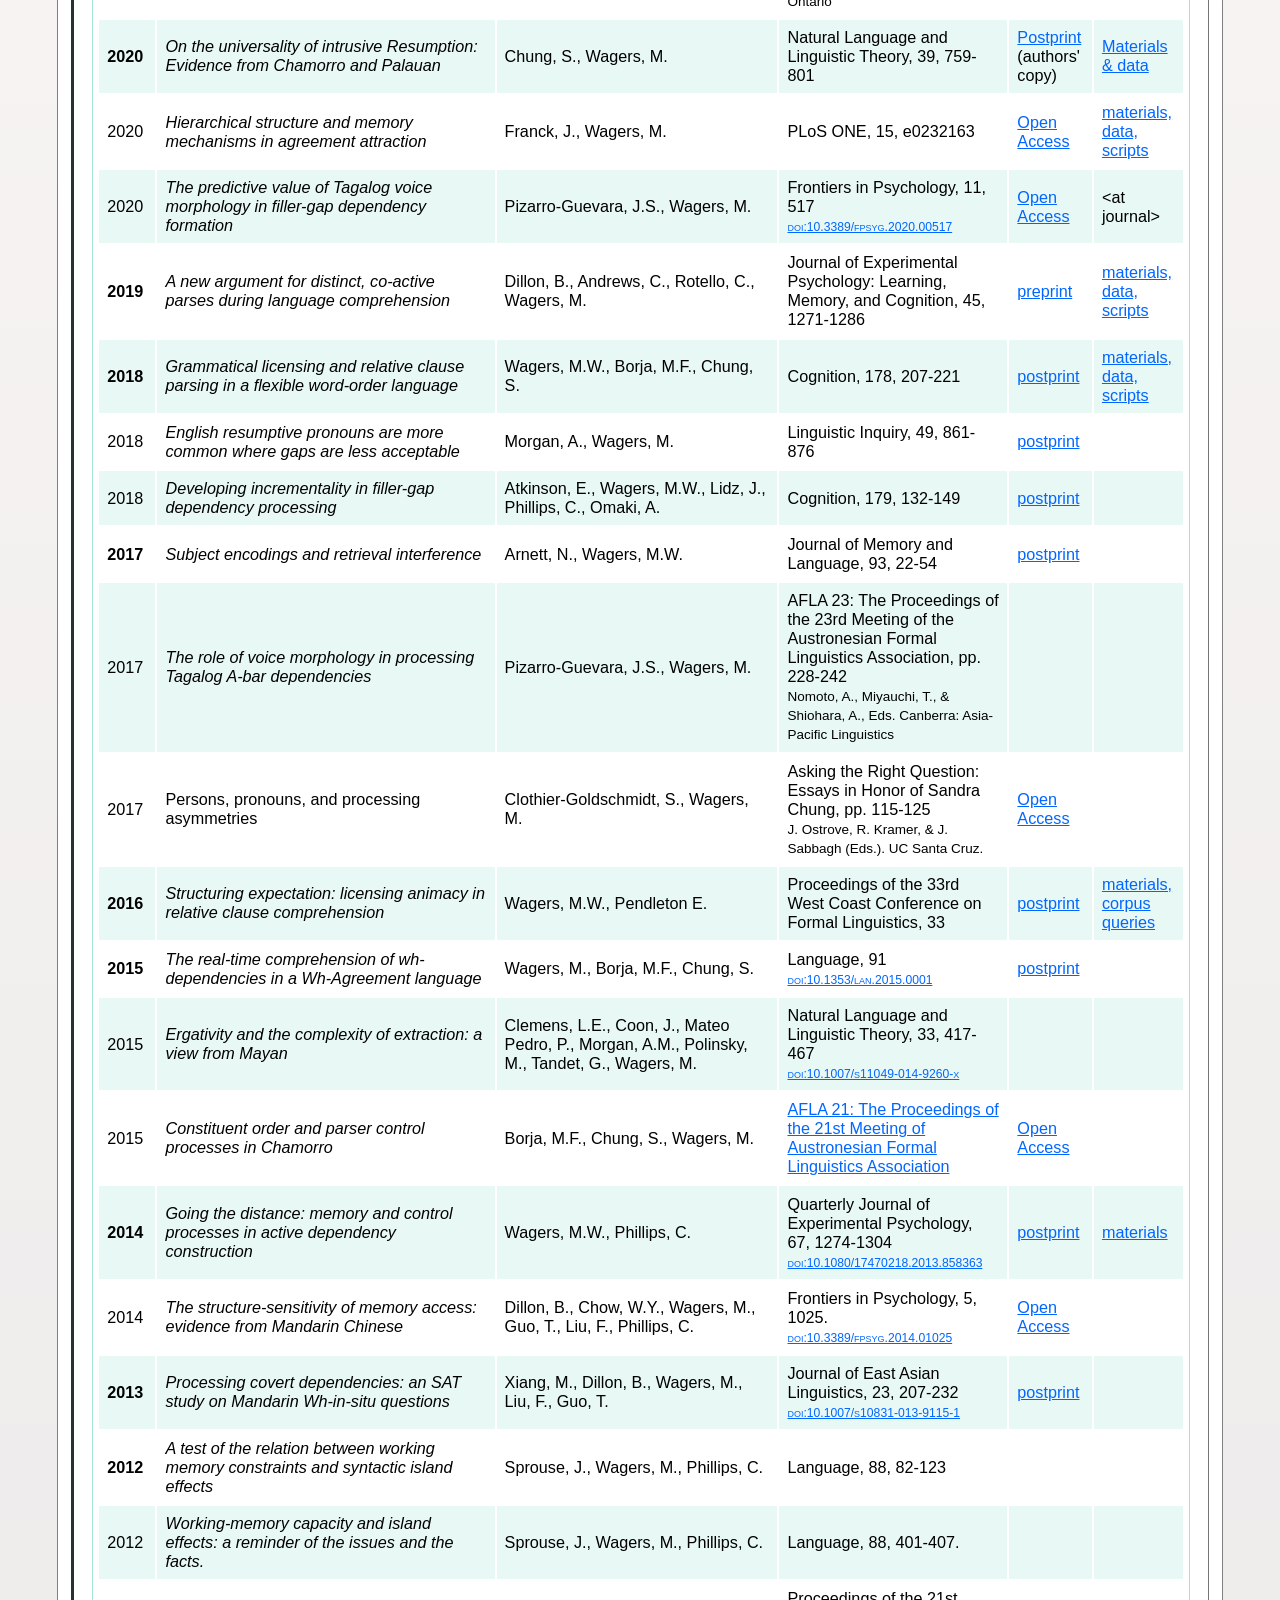
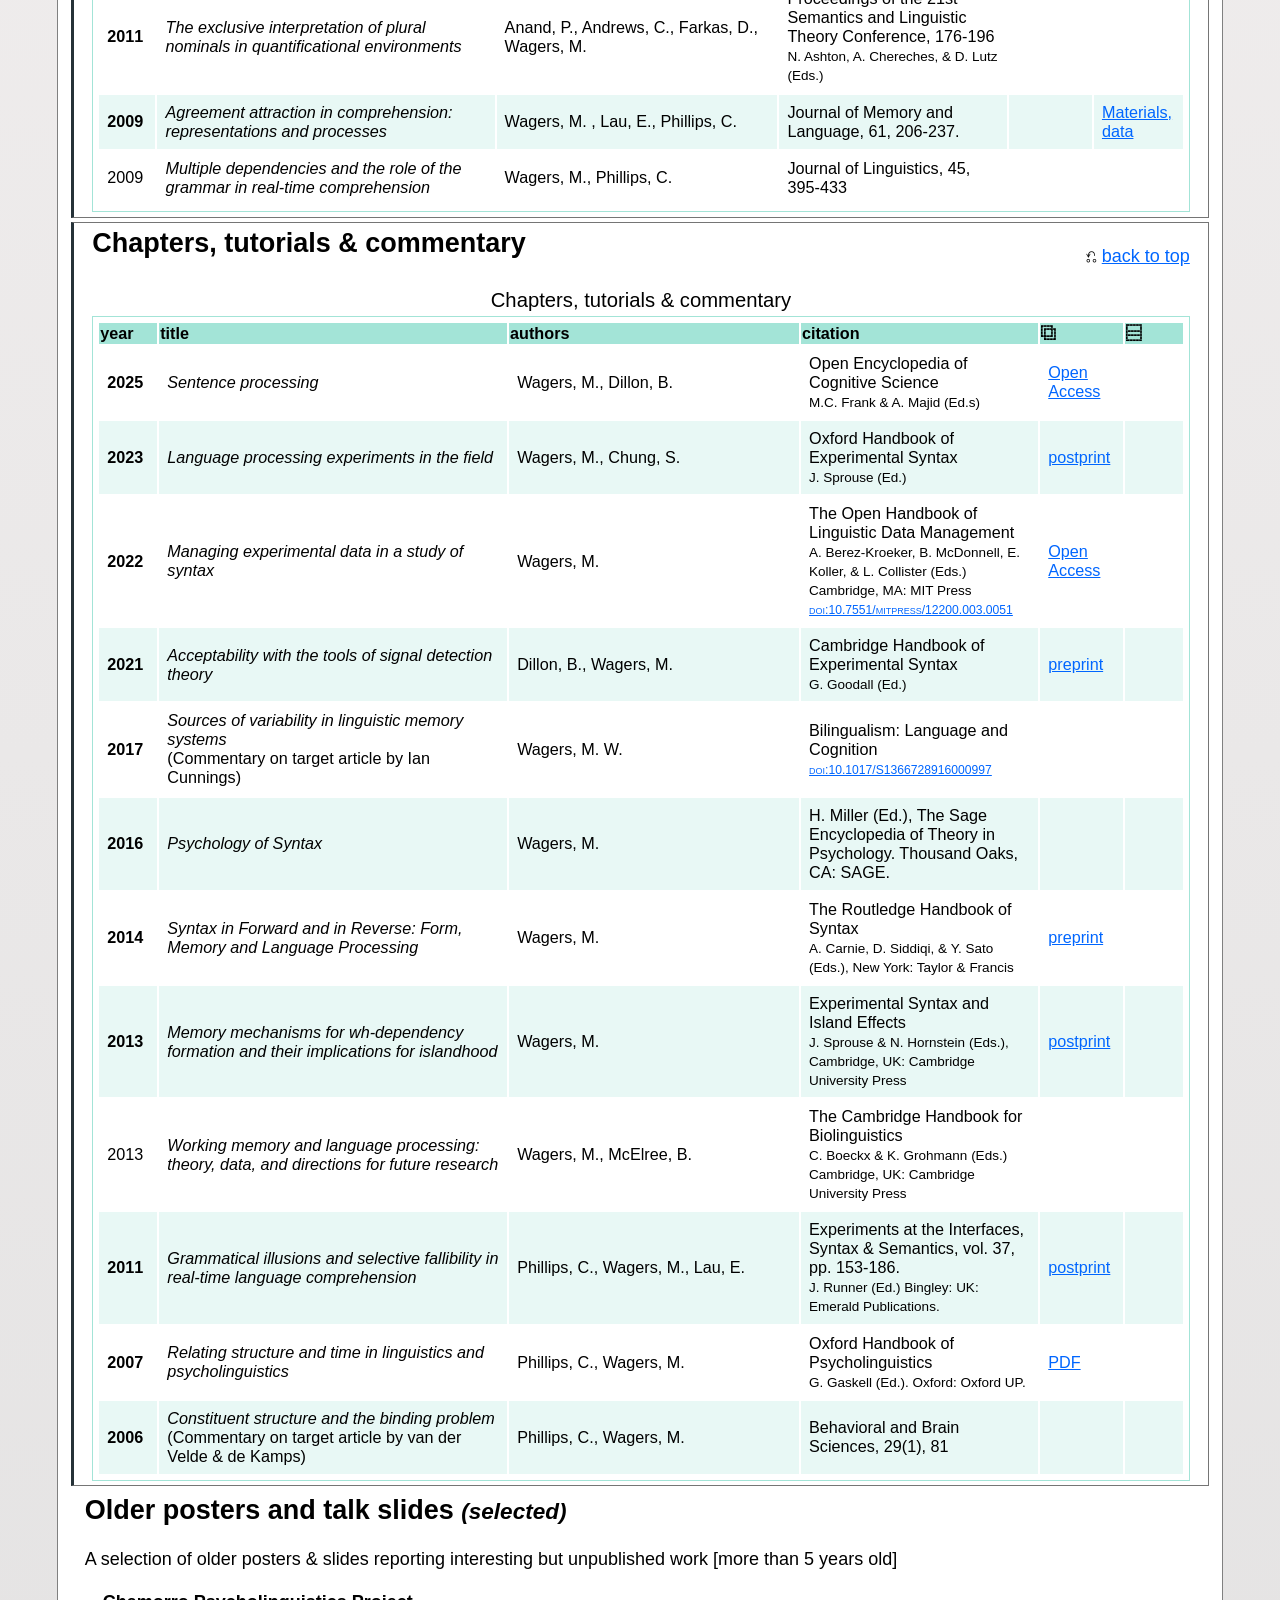
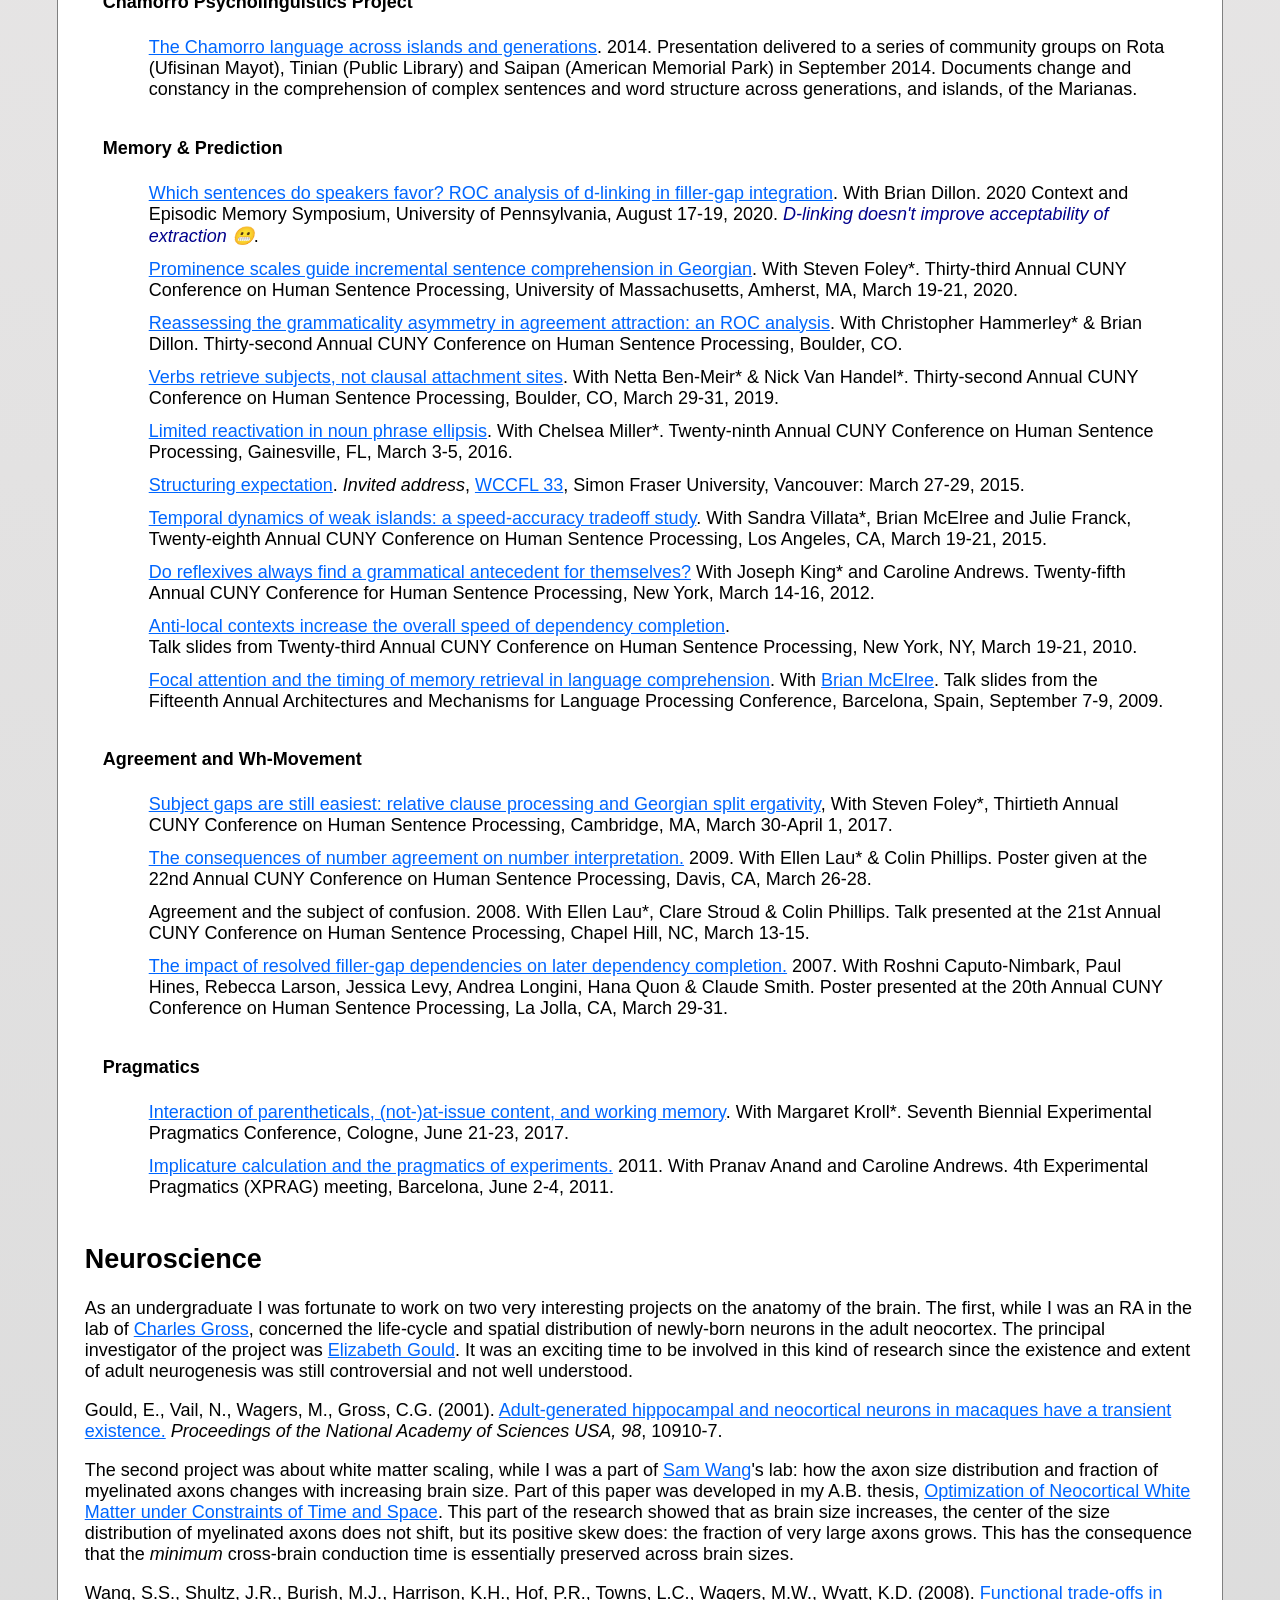
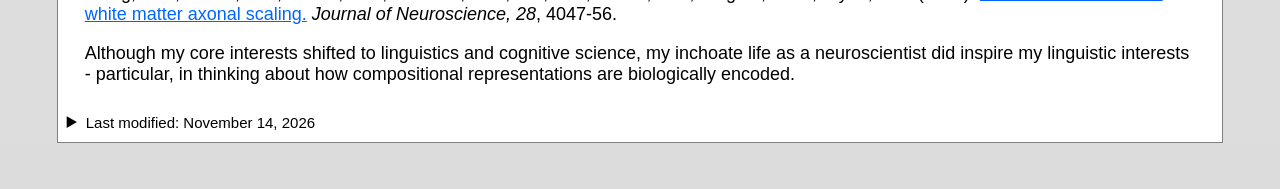
<file: research.html>
<!DOCTYPE html>
<html lang="en">
  <head>
    <!-- Google tag (gtag.js) -->
    <script async src="https://www.googletagmanager.com/gtag/js?id=G-PH3MC4Y21P"></script>
    <script>
      window.dataLayer = window.dataLayer || [];
      function gtag(){dataLayer.push(arguments);}
      gtag('js', new Date());

      gtag('config', 'G-PH3MC4Y21P');
    </script>
    <title>M. Wagers Research &amp; Data Links</title>
    <meta http-equiv="Content-Type" content="text/html; charset=utf-8">
    <link href="simple.css?v=20260630" rel="stylesheet" type="text/css">
  </head>
  <body>
    <div id="container">
      <header>
        <nav aria-label="Profile links" style="margin:-0.5em 0em 1em 1em;font-size:.85em;float:right;font-family:monospace">
          ◰ <a href="https://people.ucsc.edu/~mwagers/wagers_cv.pdf">c.v.</a>&nbsp;
          ◳ <a href="https://scholar.google.com/citations?user=OtEyO5MAAAAJ&amp;hl=en">scholar</a>
          ◲ <a itemprop="sameAs" content="https://orcid.org/0000-0002-3139-2380" href="https://orcid.org/0000-0002-3139-2380" target="orcid.widget" rel="noopener noreferrer" style="vertical-align:top;">ORCID</a>
          ◱ <a href="https://www.linkedin.com/in/matt-wagers-ba93b81/">LinkedIn</a>
        </nav>
        <h1 style="font-size:3em;margin:0.25em;">
          <a href="index.html" style="text-decoration:none;color:black;background:white">Matt Wagers</a>
        </h1>
        <div class="menu-container" style="font-size:1.1em">
          <div id="vitals">
            <p>
              Professor
            </p>
            <address>
              <a href="http://linguistics.ucsc.edu">Department of Linguistics</a><br>
              University of California, Santa Cruz<br>
              <br>
              <a href="mailto:mwagers@ucsc.edu">mwagers@ucsc.edu</a><br>
              231 Stevenson College
            </address>
          </div>
          <div id="interests">
            <ul>
              <li>psycholinguistics</li>
              <li>sentence processing</li>
              <li>memory</li>
              <li>experimental syntax</li>
            </ul>
          </div>
          <div id="navigation">
            <nav aria-label="Site">
              <ul>
                <li><a href="research.html">research</a></li>
                <li><a href="https://sites.google.com/a/ucsc.edu/s-lab/past-years?authuser=0" target="_blank" rel="noopener noreferrer">s/lab</a><br></li>
                <li><a href="index.html#past-teaching">teaching</a></li>
                <li><a href="http://chamorro.sites.ucsc.edu" target="_blank" rel="noopener noreferrer">chamorro psycholinguistics</a></li>
                <li><a href="https://babel.ucsc.edu/animacy/" target="_blank" rel="noopener noreferrer">zapotec &amp; hebrew psylx</a></li>
              </ul>
            </nav>
          </div>
          <div id="portrait">
            <figure>
              <img src="big-sur-oct26.jpg" height="170" width="170" alt="Portrait of Matt Wagers">
              <figcaption style="font-size:0.7em">
                October 2026 (Big Sur, CA)<br>
              </figcaption>
            </figure>
          </div>
        </div>
      </header>


    <main id="wagers_research">
        
    <section class="outlined">
        <span style="float:right;font-size:1.25em">⎌ <a href="index.html">back to home</a></span>    
        
        <h2>
            Research & Data Links
        </h2>
        <p>
            If you cannot find a paper, materials or data you're looking for, I'm happy to help you via <a href="mailto:mwagers@ucsc.edu">email</a>.
        </p>
        
        <ul style="font-size:1em;padding-left:0;padding-bottom:0.5em; border-bottom:1px dashed black">
    
        <li>▧ ORCID <a href="https://orcid.org/0000-0002-3139-2380">https://orcid.org/0000-0002-3139-2380</a></li>
    
        <li>▨ Open Science Foundation <a href="https://osf.io/gn3e8/">https://osf.io/gn3e8/</a></li>
    
        <li>▩ <a href="https://chamorro.sites.ucsc.edu">Chamorro Psycholinguistics na Project</a></li>
    
        <li>▦ <a href="https://babel.ucsc.edu/animacy/">Animacy & Resumption at the Border</a> (Zapotec & Hebrew Psycholinguistics)</li>
    
</ul>
        
        <nav aria-label="Research sections">
            <ul class="people" style="font-size:1em;padding-left:0;padding-bottom:0.5em; border-bottom:1px dashed black"><li>◸ <a href="#articles">Original research articles</a></li>
                <li>◹ <a href="#chapters">Chapters, tutorials &amp; commentary</a></li>
                <li>◿ <a href="#slides">Selected posters and slides</a></li>
            </ul>
        </nav>
        
        
        
        <table id="articles" style="text-align:left;border:1px solid #a3e4d7;width:100%;padding:0.25em;font-size:0.9em">
    <caption style="font-size:1.25em;padding:0.2em">
        Original research articles
    </caption>
    <col style="width:5%">
    <col style="width:30%">
    <col style="width:25%">
    <col style="width:20%">
    <col style="width:5%">
    <col style="width:5%">
    <thead>
        <tr>
            <th scope="col">
                year
            </th>
            <th scope="col">
                title
            </th>
            <th scope="col">
                authors
            </th>
            <th scope="col">
                citation
            </th>
            <th scope="col" aria-label="access links">
                ⿻
            </th>
            <th scope="col" aria-label="data and materials links">
                ⿳
            </th>
        </tr>
    </thead>
    <tbody>
        
        
            
            
            
            <tr id="doi-10-1016-j-cognition-2026-106599">
                <td class="year-marker">
                    2026
                </td>
                    <td>
                        <cite>Delayed structural prediction for relative clauses: A new argument for learning to parse from Santiago Laxopa Zapotec</cite>
                    </td>
                    <td>
                        Duff, John, Gomez-Jackson, Delaney, Silva Robles, Fe, Toosarvandani, Maziar, Wagers, Matthew
                    </td>
                    <td>
                        Cognition, 275, 106599<br>
<a class="doi" href="https://doi.org/10.1016/j.cognition.2026.106599" target="_blank">doi:10.1016/j.cognition.2026.106599</a>
                    </td>
                    <td>
                        
                    </td>
                    <td>
                        
                    </td>
                </tr>
        
            
            
            
            <tr id="doi-10-1016-j-cognition-2026-106467">
                <td>
                    2026
                </td>
                    <td>
                        <cite>Subject islands do not reduce to construction-specific discourse function</cite>
                    </td>
                    <td>
                        Cartner, Mandy, Kogan, Matthew, Webster, Nikolas, Wagers, Matthew, Sichel, Ivy
                    </td>
                    <td>
                        Cognition, 271, 106467<br>
<a class="doi" href="https://doi.org/10.1016/j.cognition.2026.106467" target="_blank">doi:10.1016/j.cognition.2026.106467</a>
                    </td>
                    <td>
                        
                    </td>
                    <td>
                        
                    </td>
                </tr>
        
            
            
            
            <tr id="OPMI2025">
                <td class="year-marker">
                    2025
                </td>
                    <td>
                        <cite>Predictability of the retrieval site does not modulate interference: evidence from reflexive attraction</cite>
                    </td>
                    <td>
                        Keshev, M., Hinkle, K., Wagers, M., Dillon, B.
                    </td>
                    <td>
                        Open Mind, 9, 2031-2065<br>
<a class="doi" href="https://doi.org/10.1162/OPMI.a.275" target="_blank">doi:10.1162/OPMI.a.275</a>
                    </td>
                    <td>
                        
                            
                            
                                <a href="https://doi.org/10.1162/OPMI.a.275">Open Access</a>
                            
                        
                    </td>
                    <td>
                        
                            
                            
                                <a href="https://osf.io/2wc46/?view_only=815da1d82499437b9413494812124da7">materials, data, scripts, analysis</a>
                            
                        
                    </td>
                </tr>
        
            
            
            
            <tr id="COGSCI2025">
                <td>
                    2025
                </td>
                    <td>
                        <cite>How linguistic boundaries form encoding contexts in memory: Evidence from temporal order effects</cite>
                    </td>
                    <td>
                        Balachandran, L., Rich, S., Wagers, M.
                    </td>
                    <td>
                        Proceedings of the Annual Meeting of the Cognitive Science Society, 47
                    </td>
                    <td>
                        
                            
                            
                                <a href="https://escholarship.org/uc/item/7bs5d4wz">Open Access</a>
                            
                        
                    </td>
                    <td>
                        
                            
                            
                                
                            
                        
                    </td>
                </tr>
        
            
            
            
            <tr id="GSS2024">
                <td class="year-marker">
                    2024
                </td>
                    <td>
                        <cite>A tale of two Tagalogs</cite>
                    </td>
                    <td>
                        Pizarro-Guevara, J.S., Wagers, M.
                    </td>
                    <td>
                        Glossa: a journal of general linguistics, 9(1)<br/>
<a class="doi" href="https://doi.org/10.16995/glossa.11032" target="_blank">doi:10.16995/glossa.11032</a>
                    </td>
                    <td>
                        
                            
                            
                                <a href="https://www.glossa-journal.org/article/id/11032/">Open Access</a>
                            
                        
                    </td>
                    <td>
                        
                            
                            
                                <a href="https://osf.io/me62k/">materials, data, scripts, analysis</a>
                            
                        
                    </td>
                </tr>
        
            
            
            
            <tr id="GPX2022">
                <td class="year-marker">
                    2022
                </td>
                    <td>
                        <cite>Processing reflexive pronouns when they don’t announce themselves.</cite>
                    </td>
                    <td>
                        Wagers, M., Borja, M., Chung, S.
                    </td>
                    <td>
                        Glossa Psycholinguistics, 1(1)<br/>
<a class="doi" href="https://doi.org/10.5070/G601174" target="_blank">doi:10.5070/G601174</a>
                    </td>
                    <td>
                        
                            
                            
                                <a target="_blank" href="https://escholarship.org/uc/item/5kn6j90b">Open Access</a>
                            
                        
                    </td>
                    <td>
                        
                            
                            
                                <a href="https://osf.io/bwczt/">materials, data, scripts, analysis</a>
                            
                        
                    </td>
                </tr>
        
            
            
            
            <tr id="LANG2022">
                <td>
                    2022
                </td>
                    <td>
                        <cite>Extraction from English RCs and Cross-Linguistic Similarities in the Environments That Facilitate Extraction</cite>
                    </td>
                    <td>
                        Vincent, J. W., Sichel, I., Wagers, M.
                    </td>
                    <td>
                        Languages, 7(2), 117<br/>
<a class="doi" href="https://doi.org/10.3390/languages7020117" target="_blank">doi:10.3390/languages7020117</a>
                    </td>
                    <td>
                        
                            
                            
                                <a target="_blank" href="https://www.mdpi.com/2226-471X/7/2/117">Open Access</a>
                            
                        
                    </td>
                    <td>
                        
                    </td>
                </tr>
        
            
            
            
            <tr id="LCN2022">
                <td>
                    2022
                </td>
                    <td>
                        <cite>Memory for linguistic features and the focus of attention: evidence from the dynamics of agreement inside DP</cite>
                    </td>
                    <td>
                        Wagers, M., McElree, B.
                    </td>
                    <td>
                        Language, Cognition and Neuroscience, 39(9), 1191-1206.<br/>
<a class="doi" href="https://doi.org/10.1080/23273798.2022.2057559" target="_blank">doi:10.1080/23273798.2022.2057559</a>
                    </td>
                    <td>
                        
                            
                            
                                <a target="_blank" href="https://escholarship.org/uc/item/95z5v033">Postprint</a>
                            
                        
                    </td>
                    <td>
                        
                    </td>
                </tr>
        
            
            
            
            <tr id="AFLA">
                <td class="year-marker">
                    2021
                </td>
                    <td>
                        <cite>(A)symmetries in Tagalog relative clause processing.</cite>
                    </td>
                    <td>
                        Pizarro-Guevara, J. S., Wagers, M.
                    </td>
                    <td>
                        AFLA 27: The Proceedings of the 27th Meeting of the Austronesian Formal Linguistics Association, pp. 113-128<br/>
<small>Hsieh, H., &amp; New, K., Eds. London, Ontario: University of Western Ontario</small>
                    </td>
                    <td>
                        
                            
                            
                                <a href="https://ir.lib.uwo.ca/afla/aflaxxvii/aflaxxvii/4/">Open Access</a>
                            
                        
                    </td>
                    <td>
                        
                    </td>
                </tr>
        
            
            
            
            <tr id="NLLT2020">
                <td class="year-marker">
                    2020
                </td>
                    <td>
                        <cite>On the universality of intrusive Resumption: Evidence from Chamorro and Palauan</cite>
                    </td>
                    <td>
                        Chung, S., Wagers, M.
                    </td>
                    <td>
                        Natural Language and Linguistic Theory, 39, 759-801
                    </td>
                    <td>
                        
                            
                            
                                <a target="_blank" href="ChungWagers2020.ChamorroPalauanRPs.pdf">Postprint</a> (authors' copy)
                            
                        
                    </td>
                    <td>
                        
                            
                            
                                <a target="_blank" href="https://dx.doi.org/10.17605/OSF.IO/H5YAV">Materials & data</a>
                            
                        
                    </td>
                </tr>
        
            
            
            
            <tr id="PLOS2020">
                <td>
                    2020
                </td>
                    <td>
                        <cite>Hierarchical structure and memory mechanisms in agreement attraction</cite>
                    </td>
                    <td>
                        Franck, J., Wagers, M.
                    </td>
                    <td>
                        PLoS ONE, 15, e0232163
                    </td>
                    <td>
                        
                            
                            
                                <a target="_blank" href="https://journals.plos.org/plosone/article?id=10.1371/journal.pone.0232163">Open Access</a>
                            
                        
                    </td>
                    <td>
                        
                            
                            
                                <a target="_blank" href="https://osf.io/j85sp/">materials, data, scripts</a>
                            
                        
                    </td>
                </tr>
        
            
            
            
            <tr id="Frontiers2020">
                <td>
                    2020
                </td>
                    <td>
                        <cite>The predictive value of Tagalog voice morphology in filler-gap dependency formation</cite>
                    </td>
                    <td>
                        Pizarro-Guevara, J.S., Wagers, M.
                    </td>
                    <td>
                        Frontiers in Psychology, 11, 517<br/>
<a class="doi" href="http://doi.org/10.3389/fpsyg.2020.00517">doi:10.3389/fpsyg.2020.00517</a>
                    </td>
                    <td>
                        
                            
                            
                                <a href="https://www.frontiersin.org/articles/10.3389/fpsyg.2020.00517/full">Open Access</a>
                            
                        
                    </td>
                    <td>
                        
                            
                            
                                &lt;at journal&gt;
                            
                        
                    </td>
                </tr>
        
            
            
            
            <tr id="JEP:LMC2018">
                <td class="year-marker">
                    2019
                </td>
                    <td>
                        <cite>A new argument for distinct, co-active parses during language comprehension</cite>
                    </td>
                    <td>
                        Dillon, B., Andrews, C., Rotello, C., Wagers, M.
                    </td>
                    <td>
                        Journal of Experimental Psychology: Learning, Memory, and Cognition, 45, 1271-1286
                    </td>
                    <td>
                        
                            
                            
                                <a target="_blank" href="https://osf.io/qdmfh/">preprint</a>
                            
                        
                    </td>
                    <td>
                        
                            
                            
                                <a target="_blank" href="https://osf.io/sd3hu/">materials, data, scripts</a>
                            
                        
                    </td>
                </tr>
        
            
            
            
            <tr id="Cogn2018-a">
                <td class="year-marker">
                    2018
                </td>
                    <td>
                        <cite>Grammatical licensing and relative clause parsing in a flexible word-order language</cite>
                    </td>
                    <td>
                        Wagers, M.W., Borja, M.F., Chung, S.
                    </td>
                    <td>
                        Cognition, 178, 207-221
                    </td>
                    <td>
                        
                            
                            
                                <a href="https://escholarship.org/uc/item/7n50c9n5">postprint</a>
                            
                        
                    </td>
                    <td>
                        
                            
                            
                                <a href="https://osf.io/b8zwq/">materials, data, scripts</a>
                            
                        
                    </td>
                </tr>
        
            
            
            
            <tr id="LI2018">
                <td>
                    2018
                </td>
                    <td>
                        <cite>English resumptive pronouns are more common where gaps are less acceptable</cite>
                    </td>
                    <td>
                        Morgan, A., Wagers, M.
                    </td>
                    <td>
                        Linguistic Inquiry, 49, 861-876
                    </td>
                    <td>
                        
                            
                            
                                <a target="_blank" href="https://osf.io/8mtsz/">postprint</a>
                            
                        
                    </td>
                    <td>
                        
                    </td>
                </tr>
        
            
            
            
            <tr id="Cogn2018-b">
                <td>
                    2018
                </td>
                    <td>
                        <cite>Developing incrementality in filler-gap dependency processing</cite>
                    </td>
                    <td>
                        Atkinson, E., Wagers, M.W., Lidz, J., Phillips, C., Omaki, A.
                    </td>
                    <td>
                        Cognition, 179, 132-149
                    </td>
                    <td>
                        
                            
                            
                                <a href="https://escholarship.org/uc/item/2882b35s">postprint</a>
                            
                        
                    </td>
                    <td>
                        
                    </td>
                </tr>
        
            
            
            
            <tr id="JML2017">
                <td class="year-marker">
                    2017
                </td>
                    <td>
                        <cite>Subject encodings and retrieval interference</cite>
                    </td>
                    <td>
                        Arnett, N., Wagers, M.W.
                    </td>
                    <td>
                        Journal of Memory and Language, 93, 22-54
                    </td>
                    <td>
                        
                            
                            
                                <a href="https://osf.io/rvun9/">postprint</a>
                            
                        
                    </td>
                    <td>
                        
                    </td>
                </tr>
        
            
            
            
            <tr id="AFLA2017">
                <td>
                    2017
                </td>
                    <td>
                        <cite>The role of voice morphology in processing Tagalog A-bar dependencies</cite>
                    </td>
                    <td>
                        Pizarro-Guevara, J.S., Wagers, M.
                    </td>
                    <td>
                        AFLA 23: The Proceedings of the 23rd Meeting of the Austronesian Formal Linguistics Association, pp. 228-242<br/>
<small>Nomoto, A., Miyauchi, T., &amp; Shiohara, A., Eds. Canberra: Asia-Pacific Linguistics</small>
                    </td>
                    <td>
                        
                    </td>
                    <td>
                        
                    </td>
                </tr>
        
            
            
            
            <tr id="ChungFestschrift2017">
                <td>
                    2017
                </td>
                    <td>
                        Persons, pronouns, and processing asymmetries
                    </td>
                    <td>
                        Clothier-Goldschmidt, S., Wagers, M.
                    </td>
                    <td>
                        Asking the Right Question: Essays in Honor of Sandra Chung, pp. 115-125<br/>
<small>J. Ostrove, R. Kramer, &amp; J. Sabbagh (Eds.). UC Santa Cruz.
                    </small>
                    </td>
                    <td>
                        
                            
                            
                                <a href="https://escholarship.org/uc/item/8255v8sc">Open Access</a>
                            
                        
                    </td>
                    <td>
                        
                    </td>
                </tr>
        
            
            
            
            <tr id="WCCFL2016">
                <td class="year-marker">
                    2016
                </td>
                    <td>
                        <cite>Structuring expectation: licensing animacy in relative clause comprehension</cite>
                    </td>
                    <td>
                        Wagers, M.W., Pendleton E.
                    </td>
                    <td>
                        Proceedings of the 33rd West Coast Conference on Formal Linguistics, 33
                    </td>
                    <td>
                        
                            
                            
                                <a target="_blank" href="2015.WagersPendleton-RCExpectations.WCCFL33.pdf">postprint</a>
                            
                        
                    </td>
                    <td>
                        
                            
                            
                                <a href="https://github.com/mattwagers/WagersPendleton2015-RCExpectations-Materials">materials, corpus queries</a>
                            
                        
                    </td>
                </tr>
        
            
            
            
            <tr id="Language2015">
                <td class="year-marker">
                    2015
                </td>
                    <td>
                        <cite>The real-time comprehension of wh-dependencies in a Wh-Agreement language</cite>
                    </td>
                    <td>
                        Wagers, M., Borja, M.F., Chung, S.
                    </td>
                    <td>
                        Language, 91<br/>
<a class="doi" href="http://doi.org/10.1353/lan.2015.0001">doi:10.1353/lan.2015.0001</a>
                    </td>
                    <td>
                        
                            
                            
                                <a target="_blank" href="https://escholarship.org/uc/item/4x24m0ph">postprint</a>
                            
                        
                    </td>
                    <td>
                        
                    </td>
                </tr>
        
            
            
            
            <tr id="NLLT2015">
                <td>
                    2015
                </td>
                    <td>
                        <cite>Ergativity and the complexity of extraction: a view from Mayan</cite>
                    </td>
                    <td>
                        Clemens, L.E., Coon, J., Mateo Pedro, P., Morgan, A.M., Polinsky, M., Tandet, G., Wagers, M.
                    </td>
                    <td>
                        Natural Language and Linguistic Theory, 33, 417-467<br/>
<a class="doi" href="http://doi.org/10.1007/s11049-014-9260-x">doi:10.1007/s11049-014-9260-x</a>
                    </td>
                    <td>
                        
                    </td>
                    <td>
                        
                    </td>
                </tr>
        
            
            
            
            <tr id="AFLA2015">
                <td>
                    2015
                </td>
                    <td>
                        <cite>Constituent order and parser control processes in Chamorro</cite>
                    </td>
                    <td>
                        Borja, M.F., Chung, S., Wagers, M.
                    </td>
                    <td>
                        <a href="http://hdl.handle.net/1885/95329">AFLA 21: The Proceedings of the 21st Meeting of Austronesian Formal Linguistics Association</a>
                    </td>
                    <td>
                        
                            
                            
                                <a href="https://openresearch-repository.anu.edu.au/bitstream/1885/95329/5/AFLA%2021%202015.pdf">Open Access</a>
                            
                        
                    </td>
                    <td>
                        
                    </td>
                </tr>
        
            
            
            
            <tr id="QJEP2014">
                <td class="year-marker">
                    2014
                </td>
                    <td>
                        <cite>Going the distance: memory and control processes in active dependency construction</cite>
                    </td>
                    <td>
                        Wagers, M.W., Phillips, C.
                    </td>
                    <td>
                        Quarterly Journal of Experimental Psychology, 67, 1274-1304<br/>
<a class="doi" href="http://dx.doi.org/10.1017/S1366728916000997">doi:10.1080/17470218.2013.858363</a>
                    </td>
                    <td>
                        
                            
                            
                                <a href="https://drive.google.com/file/d/1Gyy5tiktbm2Bi4PfGw9STTGzLYx8Wxrx/view?usp=sharing">postprint</a>
                            
                        
                    </td>
                    <td>
                        
                            
                            
                                <a href="https://github.com/mattwagers/WagersPhillips2013-GoingTheDistance-Materials">materials</a>
                            
                        
                    </td>
                </tr>
        
            
            
            
            <tr id="Frontiers2014">
                <td>
                    2014
                </td>
                    <td>
                        <cite>The structure-sensitivity of memory access: evidence from Mandarin Chinese</cite>
                    </td>
                    <td>
                        Dillon, B., Chow, W.Y., Wagers, M., Guo, T., Liu, F., Phillips, C.
                    </td>
                    <td>
                        Frontiers in Psychology, 5, 1025.<br/>
<a class="doi" href="http://doi.org/10.3389/fpsyg.2014.01025">doi:10.3389/fpsyg.2014.01025</a>
                    </td>
                    <td>
                        
                            
                            
                                <a href="http://journal.frontiersin.org/journal/10.3389/fpsyg.2014.01025/full">Open Access</a>
                            
                        
                    </td>
                    <td>
                        
                    </td>
                </tr>
        
            
            
            
            <tr id="JEAL2013">
                <td class="year-marker">
                    2013
                </td>
                    <td>
                        <cite>Processing covert dependencies: an SAT study on Mandarin Wh-in-situ questions</cite>
                    </td>
                    <td>
                        Xiang, M., Dillon, B., Wagers, M., Liu, F., Guo, T.
                    </td>
                    <td>
                        Journal of East Asian Linguistics, 23, 207-232<br/>
<a class="doi" href="http://doi.org/10.1007/s10831-013-9115-1">doi:10.1007/s10831-013-9115-1</a>
                    </td>
                    <td>
                        
                            
                            
                                <a href="https://escholarship.org/uc/item/1sf020zk">postprint</a>
                            
                        
                    </td>
                    <td>
                        
                    </td>
                </tr>
        
            
            
            
            <tr id="Language2012">
                <td class="year-marker">
                    2012
                </td>
                    <td>
                        <cite>A test of the relation between working memory constraints and syntactic island effects</cite>
                    </td>
                    <td>
                        Sprouse, J., Wagers, M., Phillips, C.
                    </td>
                    <td>
                        Language, 88, 82-123
                    </td>
                    <td>
                        
                    </td>
                    <td>
                        
                    </td>
                </tr>
        
            
            
            
            <tr id="Language2012reply">
                <td>
                    2012
                </td>
                    <td>
                        <cite>Working-memory capacity and island effects: a reminder of the issues and the facts.</cite>
                    </td>
                    <td>
                        Sprouse, J., Wagers, M., Phillips, C.
                    </td>
                    <td>
                        Language, 88, 401-407.
                    </td>
                    <td>
                        
                    </td>
                    <td>
                        
                    </td>
                </tr>
        
            
            
            
            <tr id="SALT2011">
                <td class="year-marker">
                    2011
                </td>
                    <td>
                        <cite>The exclusive interpretation of plural nominals in quantificational environments
                        </cite>
                    </td>
                    <td>
                        Anand, P., Andrews, C., Farkas, D., Wagers, M.
                    </td>
                    <td>
                        Proceedings of the 21st Semantics and Linguistic Theory Conference, 176-196<br/>
<small>N. Ashton, A. Chereches, &amp; D. Lutz (Eds.)</small>
                    </td>
                    <td>
                        
                    </td>
                    <td>
                        
                    </td>
                </tr>
        
            
            
            
            <tr id="JML2009">
                <td class="year-marker">
                    2009
                </td>
                    <td>
                        <cite>Agreement attraction in comprehension: representations and processes</cite>
                    </td>
                    <td>
                        Wagers, M. , Lau, E., Phillips, C.
                    </td>
                    <td>
                        Journal of Memory and Language, 61, 206-237.
                    </td>
                    <td>
                        
                    </td>
                    <td>
                        
                            
                            
                                <a href="https://github.com/mattwagers/WagersPhillipsLau09-Agreement-PublicData">Materials, data</a>
                            
                        
                    </td>
                </tr>
        
            
            
            
            <tr id="JOL2009">
                <td>
                    2009
                </td>
                    <td>
                        <cite>Multiple dependencies and the role of the grammar in real-time comprehension</cite>
                    </td>
                    <td>
                        Wagers, M., Phillips, C.
                    </td>
                    <td>
                        Journal of Linguistics, 45, 395-433
                    </td>
                    <td>
                        
                    </td>
                    <td>
                        
                    </td>
                </tr>
        
    </tbody>
</table>

    
    </section>
    <section class="outlined" id="chapters">
        <p style="float:right">⎌ <a href="#">back to top</a></p>    
        <h2>
            Chapters, tutorials &amp; commentary
        </h2>
        
        
        
        
        <table id="chapters_table" style="text-align:left;border:1px solid #a3e4d7;width:100%;padding:0.25em;font-size:0.9em">
    <caption style="font-size:1.25em;padding:0.2em">
        Chapters, tutorials &amp; commentary
    </caption>
    <col style="width:5%">
    <col style="width:30%">
    <col style="width:25%">
    <col style="width:20%">
    <col style="width:5%">
    <col style="width:5%">
    <thead>
        <tr>
            <th scope="col">
                year
            </th>
            <th scope="col">
                title
            </th>
            <th scope="col">
                authors
            </th>
            <th scope="col">
                citation
            </th>
            <th scope="col" aria-label="access links">
                ⿻
            </th>
            <th scope="col" aria-label="data and materials links">
                ⿳
            </th>
        </tr>
    </thead>
    <tbody>
        
        
            
            
            
            <tr id="OECS2025">
                <td class="year-marker">
                    2025
                </td>
                    <td>
                        <cite>Sentence processing</cite>
                    </td>
                    <td>
                        Wagers, M., Dillon, B.
                    </td>
                    <td>
                        Open Encyclopedia of Cognitive Science<br/>
<small>M.C. Frank &amp; A. Majid (Ed.s)</small>
                    </td>
                    <td>
                        
                            
                            
                                <a target="_blank" href="https://doi.org/10.21428/e2759450.624d819a">Open Access</a>
                            
                        
                    </td>
                    <td>
                        
                    </td>
                </tr>
        
            
            
            
            <tr id="OHES2023">
                <td class="year-marker">
                    2023
                </td>
                    <td>
                        <cite>Language processing experiments in the field</cite>
                    </td>
                    <td>
                        Wagers, M., Chung, S.
                    </td>
                    <td>
                        Oxford Handbook of Experimental Syntax<br/>
<small>J. Sprouse (Ed.)</small>
                    </td>
                    <td>
                        
                            
                            
                                <a target="_blank" href="https://escholarship.org/uc/item/5p5552vk">postprint</a>
                            
                        
                    </td>
                    <td>
                        
                    </td>
                </tr>
        
            
            
            
            <tr id="DMUC2022">
                <td class="year-marker">
                    2022
                </td>
                    <td>
                        <cite>Managing experimental data in a study of syntax</cite>
                    </td>
                    <td>
                        Wagers, M.
                    </td>
                    <td>
                        The Open Handbook of Linguistic Data Management<br/>
<small>A. Berez-Kroeker, B. McDonnell, E. Koller, &amp; L. Collister (Eds.) Cambridge, MA: MIT Press</small><br/>
<a class="doi" href="https://doi.org/10.7551/mitpress/12200.003.0051">doi:10.7551/mitpress/12200.003.0051</a>
                    </td>
                    <td>
                        
                            
                            
                                <a target="_blank" href="https://direct.mit.edu/books/oa-edited-volume/5244/chapter-standard/3537414/Managing-Experimental-Data-in-a-Study-of-Syntax">Open Access</a>
                            
                        
                    </td>
                    <td>
                        
                    </td>
                </tr>
        
            
            
            
            <tr id="CHES2021">
                <td class="year-marker">
                    2021
                </td>
                    <td>
                        <cite>Acceptability with the tools of signal detection theory</cite>
                    </td>
                    <td>
                        Dillon, B., Wagers, M.
                    </td>
                    <td>
                        Cambridge Handbook of Experimental Syntax<br/>
<small>G. Goodall (Ed.)</small>
                    </td>
                    <td>
                        
                            
                            
                                <a target="_blank" href="https://osf.io/apxru/">preprint</a>
                            
                        
                    </td>
                    <td>
                        
                    </td>
                </tr>
        
            
            
            
            <tr id="Bilingualism2017">
                <td class="year-marker">
                    2017
                </td>
                    <td>
                        <cite>Sources of variability in linguistic memory systems</cite><br/>
                        (Commentary on target article by Ian Cunnings)
                    </td>
                    <td>
                        Wagers, M. W.
                    </td>
                    <td>
                        Bilingualism: Language and Cognition<br/>
<a class="doi" href="http://doi.org/10.1017/S1366728916000997" target="_blank">doi:10.1017/S1366728916000997</a>
                    </td>
                    <td>
                        
                    </td>
                    <td>
                        
                    </td>
                </tr>
        
            
            
            
            <tr id="Sage2016">
                <td class="year-marker">
                    2016
                </td>
                    <td>
                        <cite>Psychology of Syntax</cite>
                    </td>
                    <td>
                        Wagers, M.
                    </td>
                    <td>
                        H. Miller (Ed.), The Sage Encyclopedia of Theory in Psychology. Thousand Oaks, CA: SAGE.
                    </td>
                    <td>
                        
                    </td>
                    <td>
                        
                    </td>
                </tr>
        
            
            
            
            <tr id="RHS2014">
                <td class="year-marker">
                    2014
                </td>
                    <td>
                        <cite>Syntax in Forward and in Reverse: Form, Memory and Language Processing</cite>
                    </td>
                    <td>
                        Wagers, M.
                    </td>
                    <td>
                        The Routledge Handbook of Syntax<br/>
<small>A. Carnie, D. Siddiqi, &amp; Y. Sato (Eds.), New York: Taylor &amp; Francis</small>
                    </td>
                    <td>
                        
                            
                            
                                <a href="https://escholarship.org/uc/item/9hv9k9nz">preprint</a>
                            
                        
                    </td>
                    <td>
                        
                    </td>
                </tr>
        
            
            
            
            <tr id="SprouseHornstein2013">
                <td class="year-marker">
                    2013
                </td>
                    <td>
                        <cite>Memory mechanisms for wh-dependency formation and their implications for islandhood</cite>
                    </td>
                    <td>
                        Wagers, M.
                    </td>
                    <td>
                        Experimental Syntax and Island Effects<br/>
<small>J. Sprouse &amp; N. Hornstein (Eds.), Cambridge, UK: Cambridge University Press</small>
                    </td>
                    <td>
                        
                            
                            
                                <a href="https://escholarship.org/uc/item/21v073g7">postprint</a>
                            
                        
                    </td>
                    <td>
                        
                    </td>
                </tr>
        
            
            
            
            <tr id="Biolinguistics2013">
                <td>
                    2013
                </td>
                    <td>
                        <cite>Working memory and language processing: theory, data, and directions for future research</cite>
                    </td>
                    <td>
                        Wagers, M., McElree, B.
                    </td>
                    <td>
                        The Cambridge Handbook for Biolinguistics<br/>
<small>C. Boeckx &amp; K. Grohmann (Eds.) Cambridge, UK: Cambridge University Press</small>
                    </td>
                    <td>
                        
                    </td>
                    <td>
                        
                    </td>
                </tr>
        
            
            
            
            <tr id="SynSem2011">
                <td class="year-marker">
                    2011
                </td>
                    <td>
                        <cite>Grammatical illusions and selective fallibility in real-time language comprehension</cite>
                    </td>
                    <td>
                        Phillips, C., Wagers, M., Lau, E.
                    </td>
                    <td>
                        Experiments at the Interfaces, Syntax & Semantics, vol. 37, pp. 153-186.<br/>
<small>J. Runner (Ed.) Bingley: UK: Emerald Publications.</small>
                    </td>
                    <td>
                        
                            
                            
                                <a href="https://escholarship.org/uc/item/6z3671x8">postprint</a>
                            
                        
                    </td>
                    <td>
                        
                    </td>
                </tr>
        
            
            
            
            <tr id="OHP2007">
                <td class="year-marker">
                    2007
                </td>
                    <td>
                        <cite>Relating structure and time in linguistics and psycholinguistics</cite>
                    </td>
                    <td>
                        Phillips, C., Wagers, M.
                    </td>
                    <td>
                        Oxford Handbook of Psycholinguistics<br/>
<small>G. Gaskell (Ed.). Oxford: Oxford UP.</small>
                    </td>
                    <td>
                        
                            
                            
                                <a target="_blank" href="phillipswagers2007.pdf">PDF</a>
                            
                        
                    </td>
                    <td>
                        
                    </td>
                </tr>
        
            
            
            
            <tr id="BBS2006">
                <td class="year-marker">
                    2006
                </td>
                    <td>
                        <cite>Constituent structure and the binding problem</cite><br/>
                        (Commentary on target article by van der Velde & de Kamps)
                    </td>
                    <td>
                        Phillips, C., Wagers, M.
                    </td>
                    <td>
                        Behavioral and Brain Sciences, 29(1), 81
                    </td>
                    <td>
                        
                    </td>
                    <td>
                        
                    </td>
                </tr>
        
    </tbody>
</table>

    </section>
    
    <!--<section class="outlined" id="slides">
        <span style="float:right">⎌ <a href="#">back to top</a></span>
    
    </section> -->
                <section id="slides">
                    <h2>
                        Older posters and talk slides <small><em>(selected)</em></small>
                    </h2>
                    
    <p>A selection of older posters &amp; slides reporting interesting but unpublished work [more than 5 years old]</p>


    <section class="presentation-group" aria-labelledby="presentations-1">
        <h3 id="presentations-1">
            Chamorro Psycholinguistics Project
        </h3>
        <ul>
    
            <li id="ChaAcrossGenerations">
                <a href="presentations/ChamorroAcrossGenerationsIslands.MemorialPark_Sep2014.pdf">The Chamorro language across islands and generations</a>. 2014. Presentation delivered to a series of community groups on Rota (Ufisinan Mayot), Tinian (Public Library) and Saipan (American Memorial Park) in September 2014. Documents change and constancy in the comprehension of complex sentences and word structure across generations, and islands, of the Marianas.
            </li>
    
        </ul>
    </section>

    <section class="presentation-group" aria-labelledby="presentations-2">
        <h3 id="presentations-2">
            Memory &amp; Prediction
        </h3>
        <ul>
    
            <li>
                <a href="presentations/WagersDillon.DlinkingROCs.CEMS2020.pdf">Which sentences do speakers favor? ROC analysis of d-linking in filler-gap integration</a>. With Brian Dillon. 2020 Context and Episodic Memory Symposium, University of Pennsylvania, August 17-19, 2020. <span style="font-style:oblique;color:darkblue">D-linking doesn't improve acceptability of extraction 😬</span>.
            </li>
    
            <li>
                <a href="presentations/FoleyWagers.ProminenceScalesGeorgian.CUNY2020.pdf">Prominence scales guide incremental sentence comprehension in Georgian</a>. With Steven Foley*. Thirty-third Annual CUNY Conference on Human Sentence Processing, University of Massachusetts, Amherst, MA, March 19-21, 2020.
            </li>
    
            <li>
                <a href="presentations/HammerlyDillonWagers.GrammaticalityAsymmetryROC_CUNY2019.pdf">Reassessing the grammaticality asymmetry in agreement attraction: an ROC analysis</a>. With Christopher Hammerley* &amp; Brian Dillon. Thirty-second Annual CUNY Conference on Human Sentence Processing, Boulder, CO.
            </li>
    
            <li>
                <a href="presentations/BenMeirVanHandel.VerbsRetrieveSubjectsNotClauses.CUNY2019.pdf">Verbs retrieve subjects, not clausal attachment sites</a>. With Netta Ben-Meir* &amp; Nick Van Handel*. Thirty-second Annual CUNY Conference on Human Sentence Processing, Boulder, CO, March 29-31, 2019.
            </li>
    
            <li>
                <a href="presentations/Miller.LimitedReactivationInNPE.CUNY29.pdf">Limited reactivation in noun phrase ellipsis</a>. With Chelsea Miller*. Twenty-ninth Annual CUNY Conference on Human Sentence Processing, Gainesville, FL, March 3-5, 2016.
            </li>
    
            <li>
                <a href="presentations/Structuring%20Expectation%20WCCFL33.pdf">Structuring expectation</a>. <em>Invited address</em>, <a href="https://sites.google.com/site/wccflsfu/home">WCCFL 33</a>, Simon Fraser University, Vancouver: March 27-29, 2015.
            </li>
    
            <li>
                <a href="presentations/VillataMcElreeWagersFranck.DynamicsWeakIslandsSAT.CUNY28.pdf">Temporal dynamics of weak islands: a speed-accuracy tradeoff study</a>. With Sandra Villata*, Brian McElree and Julie Franck, Twenty-eighth Annual CUNY Conference on Human Sentence Processing, Los Angeles, CA, March 19-21, 2015.
            </li>
    
            <li>
                <a href="presentations/KingAndrewsWagers.2012.CunyReflexivesPoster.pdf">Do reflexives always find a grammatical antecedent for themselves?</a> With Joseph King* and Caroline Andrews. Twenty-fifth Annual CUNY Conference for Human Sentence Processing, New York, March 14-16, 2012.
            </li>
    
            <li>
                <a href="presentations/cuny2010.antilocality.pdf">Anti-local contexts increase the overall speed of dependency completion</a>.<br/> Talk slides from Twenty-third Annual CUNY Conference on Human Sentence Processing, New York, NY, March 19-21, 2010.
            </li>
    
            <li>
                <a href="presentations/2009.AMLAP.WagersMcElree.FocalAttn.pdf">Focal attention and the timing of memory retrieval in language comprehension</a>. With <a href="https://as.nyu.edu/content/nyu-as/as/faculty/brian-mcelree.html">Brian McElree</a>. Talk slides from the Fifteenth Annual Architectures and Mechanisms for Language Processing Conference, Barcelona, Spain, September 7-9, 2009.
            </li>
    
        </ul>
    </section>

    <section class="presentation-group" aria-labelledby="presentations-3">
        <h3 id="presentations-3">
            Agreement and Wh-Movement
        </h3>
        <ul>
    
            <li>
                <a href="presentations/FoleyWagers.GeorgianRCs.CUNY2017.pdf">Subject gaps are still easiest: relative clause processing and Georgian split ergativity</a>, With Steven Foley*, Thirtieth Annual CUNY Conference on Human Sentence Processing, Cambridge, MA, March 30-April 1, 2017.
            </li>
    
            <li>
                <a href="http://people.ucsc.edu/~mwagers/presentations/Lau_Wagers_Phillips_collectives_CUNY2009.pdf">The consequences of number agreement on number interpretation.</a> 2009. With Ellen Lau* &amp; Colin Phillips. Poster given at the 22nd Annual CUNY Conference on Human Sentence Processing, Davis, CA, March 26-28.
            </li>
    
            <li>
                Agreement and the subject of confusion. 2008. With Ellen Lau*, Clare Stroud &amp; Colin Phillips. Talk presented at the 21st Annual CUNY Conference on Human Sentence Processing, Chapel Hill, NC, March 13-15.
            </li>
    
            <li>
                <a href="presentations/caputo-nimbark_etal-cuny2007.pdf">The impact of resolved filler-gap dependencies on later dependency completion.</a> 2007. With Roshni Caputo-Nimbark, Paul Hines, Rebecca Larson, Jessica Levy, Andrea Longini, Hana Quon &amp; Claude Smith. Poster presented at the 20th Annual CUNY Conference on Human Sentence Processing, La Jolla, CA, March 29-31.
            </li>
    
        </ul>
    </section>

    <section class="presentation-group" aria-labelledby="presentations-4">
        <h3 id="presentations-4">
            Pragmatics
        </h3>
        <ul>
    
            <li>
                <a href="presentations/KrollWagers.ParentheticalsAtIssue.XPRAG2017.pdf">Interaction of parentheticals, (not-)at-issue content, and working memory</a>. With Margaret Kroll*. Seventh Biennial Experimental Pragmatics Conference, Cologne, June 21-23, 2017.
            </li>
    
            <li>
                <a href="presentations/AnandAndrewsWagers2011.XpragImplicatures.pdf">Implicature calculation and the pragmatics of experiments.</a> 2011. With Pranav Anand and Caroline Andrews. 4th Experimental Pragmatics (XPRAG) meeting, Barcelona, June 2-4, 2011.
            </li>
    
        </ul>
    </section>


                </section>
                <section id="neuroscience">
                    <h2>
                        Neuroscience
                    </h2>
                    <article aria-labelledby="pnas2003">
                        <p>
                            As an undergraduate I was fortunate to work on two very interesting projects on the anatomy of the brain. The first, while I was an RA in the lab of <a href="https://en.wikipedia.org/wiki/Charles_G._Gross">Charles Gross</a>, concerned the life-cycle and spatial distribution of newly-born neurons in the adult neocortex. The principal investigator of the project was <a href="http://www.princeton.edu/~goulde/">Elizabeth Gould</a>. It was an exciting time to be involved in this kind of research since the existence and extent of adult neurogenesis was still controversial and not well understood.
                        </p>
                        <p id="pnas2003">
                            Gould, E., Vail, N.,  Wagers, M., Gross, C.G. (2001). <a href="http://www.ncbi.nlm.nih.gov/pmc/articles/PMC58573/">Adult-generated hippocampal and neocortical neurons in macaques have a transient existence.</a> <em>Proceedings of the National Academy of Sciences USA, 98</em>, 10910-7.
                        </p>
                    </article>
                    <article aria-labelledby="axonscaling">
                        <p>
                            The second project was about white matter scaling, while I was a part of <a href="https://scholar.princeton.edu/wanglab/home">Sam Wang</a>'s lab: how the axon size distribution and fraction of myelinated axons changes with increasing brain size. Part of this paper was developed in my A.B. thesis, <a href="http://arks.princeton.edu/ark:/88435/dsp01v118rg475">Optimization of Neocortical White Matter under Constraints of Time and Space</a>. This part of the research showed that as brain size increases, the center of the size distribution of myelinated axons does not shift, but its positive skew does: the fraction of very large axons grows. This has the consequence that the <em>minimum</em> cross-brain conduction time is essentially preserved across brain sizes.
                        </p>
                        <p id="axonscaling">
                            Wang, S.S., Shultz, J.R., Burish, M.J., Harrison, K.H., Hof, P.R., Towns, L.C., Wagers, M.W., Wyatt, K.D. (2008). <a href="http://www.ncbi.nlm.nih.gov/pubmed/18400904">Functional trade-offs in white matter axonal scaling.</a> <em>Journal of Neuroscience, 28</em>, 4047-56.
                        </p>
                    </article>
                    <p>
                            Although my core interests shifted to linguistics and cognitive science, my inchoate life as a neuroscientist did inspire my linguistic interests - particular, in thinking about how compositional representations are biologically encoded.
                    </p>
                </section>
            </main>

      <footer>
        <details>
          <summary><small>Last modified: <time datetime="2026-11-14">November 14, 2026</time></small></summary>
          <p style="margin:0.1em;font-weight:400">〠 Questions or feedback? Please <a href="mailto:mwagers@ucsc.edu">email me</a>.</p>
          <address>
            Stevenson College<br>
            University of California, Santa Cruz<br>
            1156 High St.<br>
            Santa Cruz, CA 95064	USA<br>
          </address>
        </details>
      </footer>
    </div>
  </body>
</html>
</file>
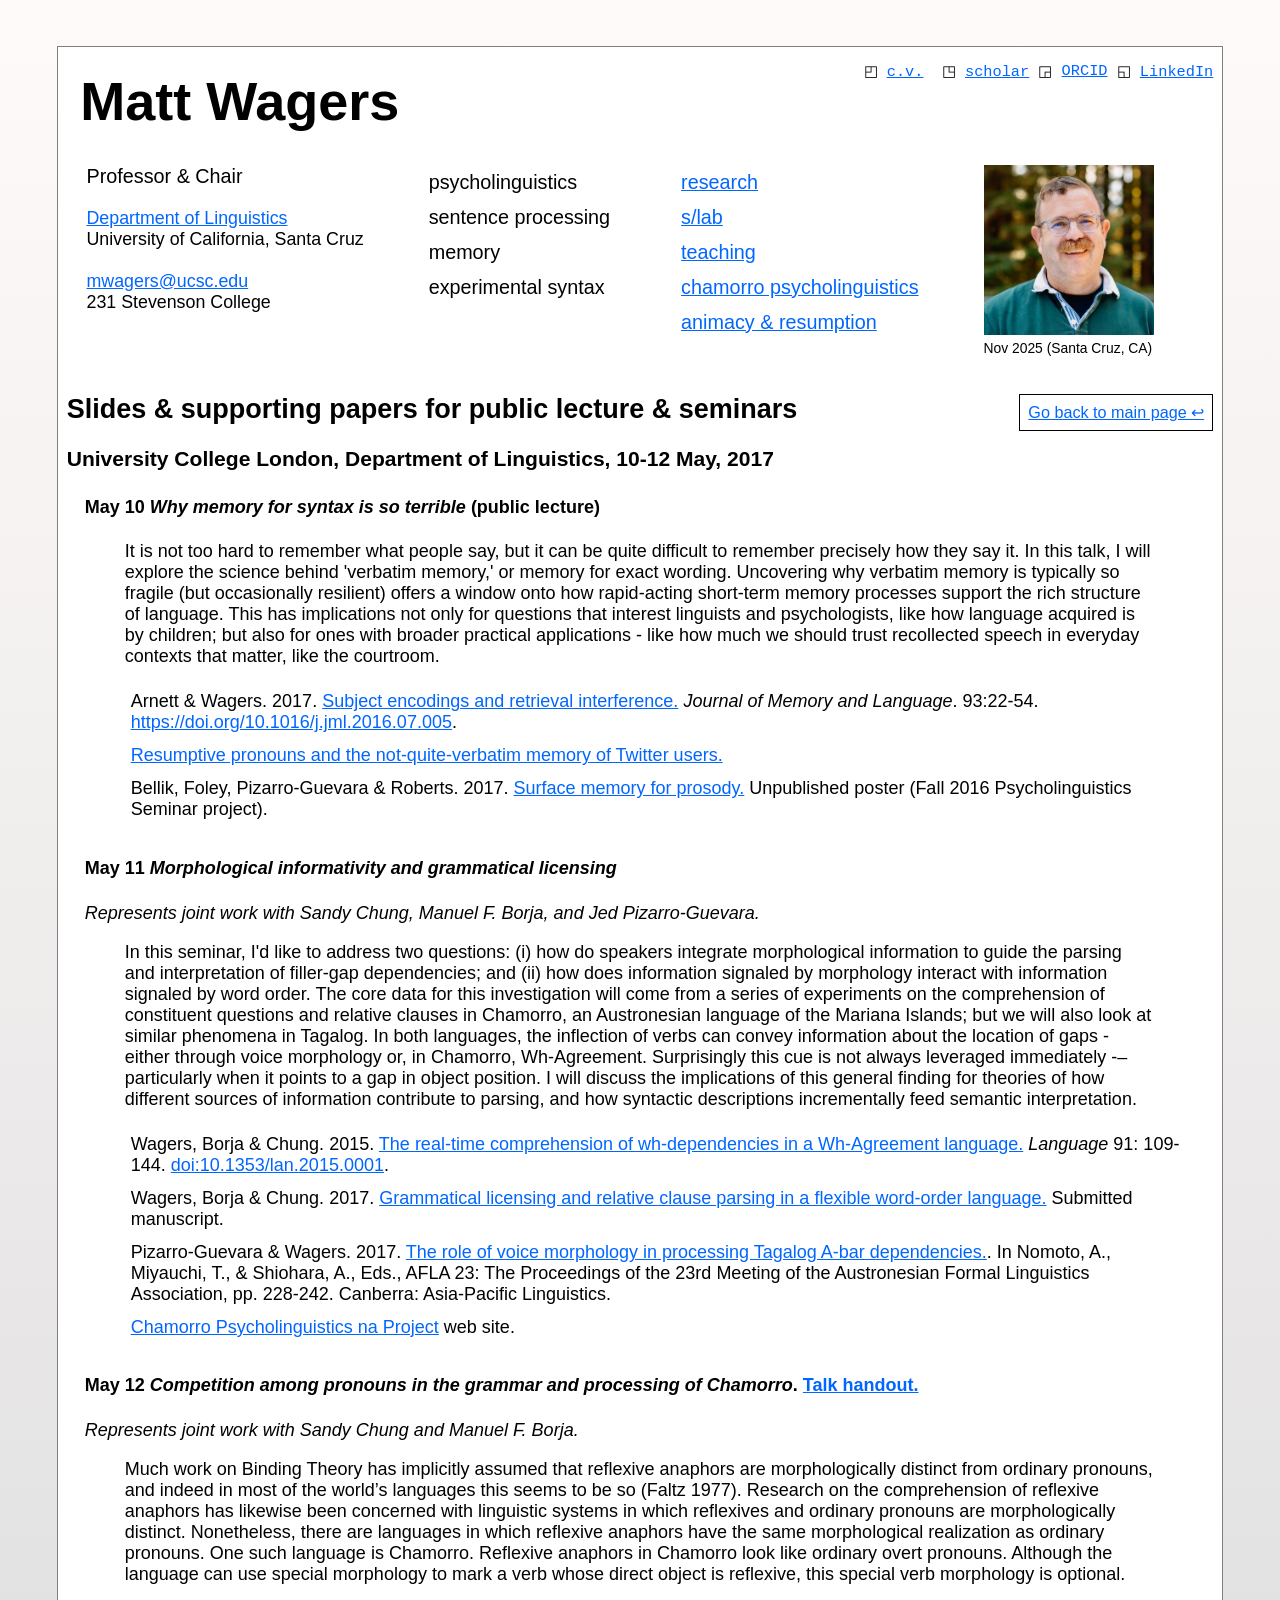
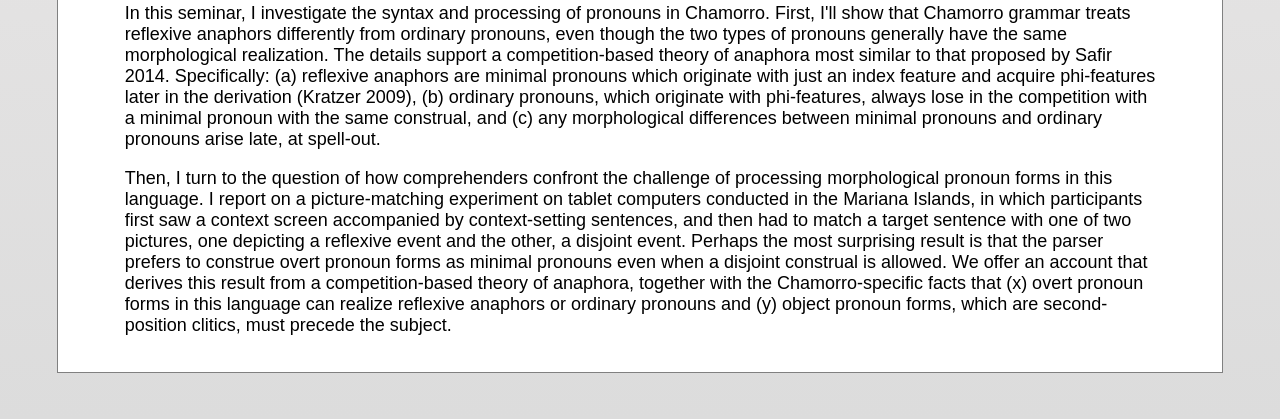
<file: ucl.html>
<!DOCTYPE html>
<html lang="en">
	<head>
		<!-- Google tag (gtag.js) -->
		<script async src="https://www.googletagmanager.com/gtag/js?id=G-PH3MC4Y21P"></script>
		<script>
		  window.dataLayer = window.dataLayer || [];
		  function gtag(){dataLayer.push(arguments);}
		  gtag('js', new Date());

		  gtag('config', 'G-PH3MC4Y21P');
		</script>
		<title>
			UCL Lectures - Matt Wagers
		</title>
		<meta http-equiv="Content-Type" content="text/html; charset=utf-8">
		<link href="simple.css" rel="stylesheet" type="text/css">
	</head>
	<body>
		<div id="container">
			<header>
				<div style="margin:-0.5em 0em 1em 1em;font-size:.85em;float:right;font-family:monospace">
					◰ <a href="https://people.ucsc.edu/~mwagers/wagers_cv.pdf">c.v.</a>&nbsp;
                    ◳ <a href="https://scholar.google.com/citations?user=OtEyO5MAAAAJ&amp;hl=en">scholar</a>
                    ◲ <a itemprop="sameAs" content="https://orcid.org/0000-0002-3139-2380" href="https://orcid.org/0000-0002-3139-2380" target="orcid.widget" rel="noopener noreferrer" style="vertical-align:top;">ORCID</a></span>
                    ◱ <a href="https://www.linkedin.com/in/matt-wagers-ba93b81/">LinkedIn</a>
                    <!-- <img src="https://orcid.org/sites/default/files/images/orcid_16x16.png" style="width:1em;margin-right:.5em;" alt="ORCID iD icon">-->
				</div>
				<h1 style="font-size:3em;margin:0.25em;">
					<a href="index.html" style="text-decoration:none;color:black;background:white">Matt Wagers</a>
				</h1>
				<div class="menu-container" style="font-size:1.1em">
					<div id="vitals">
						<p>
							Professor &amp; Chair
						</p>
						<address>
							<a href="http://linguistics.ucsc.edu">Department of Linguistics</a><br>
							University of California, Santa Cruz<br>
							<br>
							<a href="mailto:mwagers@ucsc.edu">mwagers@ucsc.edu</a><br>
							231 Stevenson College
						</address>
					</div>
					<div id="interests">
						<ul>
							<li>psycholinguistics
							</li>
							<li>sentence processing
							</li>
							<li>memory
							</li>
							<li>experimental syntax
							</li>
						</ul>
					</div>
					<div id="navigation">
						<nav>
							<ul>
								<li>
									<a href="research.html">research</a>
								</li>
								<li>
									<a href="https://sites.google.com/a/ucsc.edu/s-lab/past-years?authuser=0" target="_blank">s/lab</a><br>
								</li>
								<li>
									<a href="index.html#past-teaching">teaching</a>
								</li>
								<li>
									<a href="http://chamorro.sites.ucsc.edu" target="_blank">chamorro psycholinguistics</a>
								</li>
								<li>
									<a href="https://babel.ucsc.edu/animacy/" target="_blank">animacy & resumption</a>
								</li>
							</ul>
						</nav>
					</div>
					<div id="portrait">
						<figure>
							<img 
src="mw_nov25.jpeg" height="170" width="170" alt="Portrait of Matt 
Wagers">
							<figcaption style="font-size:0.7em">
								Nov
2025 (Santa Cruz, CA)<br>
							</figcaption>
						</figure>
					</div>
				</div>
				
			</header>

<p><a href="index.html" style="font-size:0.9em;padding:0.5em;border:0.5px solid black;float:right">Go back to main page ↩︎</a></p>
	

<article>
	<h2>Slides &amp; supporting papers for public lecture &amp; seminars</h2>
	<h3>University College London, Department of Linguistics, 10-12 May, 2017</h3>
			
	
	
	<section>
		
		<h4><strong>May 10</strong> <em>Why memory for syntax is so terrible</em> (public lecture) </h4>
		
		<p><blockquote>It is not too hard to remember what people say, but it can be quite difficult to remember precisely how they say it. In this talk, I will explore the science behind 'verbatim memory,' or memory for exact wording. Uncovering why verbatim memory is typically so fragile (but occasionally resilient) offers a window onto how rapid-acting short-term memory processes support the rich structure of language. This has implications not only for questions that interest linguists and psychologists, like how language acquired is by children; but also for ones with broader practical applications - like how much we should trust recollected speech in everyday contexts that matter, like the courtroom.</blockquote>
		
		<ul>
			<li>Arnett &amp; Wagers. 2017. <A HREF="https://osf.io/rvun9">Subject encodings and retrieval interference.</A> <em>Journal of Memory and Language</em>. 93:22-54. <A HREF="https://doi.org/10.1016/j.jml.2016.07.005">https://doi.org/10.1016/j.jml.2016.07.005</A>.</li>
			<li><A HREF="https://people.ucsc.edu/~mwagers/rp-verbatim/obama.verbatim.html">Resumptive pronouns and the not-quite-verbatim memory of Twitter users.</A></li>
			<li>Bellik, Foley, Pizarro-Guevara &amp; Roberts</A>. 2017. <A HREF="https://www.dropbox.com/s/8549pi5hkocrc6r/Bellik_et_al.SurfaceMemoryProsody_poster.2017.pdf?dl=0">Surface memory for prosody.</A> Unpublished poster (Fall 2016 Psycholinguistics Seminar project).</li>
		</ul>
			
	</section>
		<section>
			<h4><strong>May 11</strong> <em>Morphological informativity and grammatical licensing</em></h4>

		<EM>Represents joint work with Sandy Chung, Manuel F. Borja, and Jed Pizarro-Guevara.</EM>
		
		<blockquote>In this seminar, I'd like to address two questions: (i) how do speakers integrate morphological information to guide the parsing and interpretation of filler-gap dependencies; and (ii) how does information signaled by morphology interact with information signaled by word order. The core data for this investigation will come from a series of experiments on the comprehension of constituent questions and relative clauses in Chamorro, an Austronesian language of the Mariana Islands; but we will also look at similar phenomena in Tagalog. In both languages, the inflection of verbs can convey information about the location of gaps - either through voice morphology or, in Chamorro, Wh-Agreement. Surprisingly this cue is not always leveraged immediately -– particularly when it points to a gap in object  position. I will discuss the implications of this general finding for theories of how different sources of information contribute to parsing, and how syntactic descriptions incrementally feed semantic interpretation.</blockquote></DD>
				
		<ul>
			<li>Wagers, Borja &amp; Chung. 2015. <A HREF="https://www.dropbox.com/s/1m4718j3ldyomao/WagersBorjaChung2014.WhComprehensionInChamorro.Language.pdf?dl=0">The real-time comprehension of wh-dependencies in a Wh-Agreement language.</A> <em>Language</em> 91: 109-144. <A HREF="http://doi.org/10.1353/lan.2015.0001">doi:10.1353/lan.2015.0001</A>.</li>
			<li>Wagers, Borja &amp; Chung. 2017. <A Href="https://osf.io/c246q/">Grammatical licensing and relative clause parsing in a flexible word-order language.</A> Submitted manuscript.</li>
			<li>Pizarro-Guevara &amp; Wagers. 2017. <A HREF="https://openresearch-repository.anu.edu.au/handle/1885/111479">The role of voice morphology in processing Tagalog A-bar dependencies.</A>. In Nomoto, A., Miyauchi, T., &amp; Shiohara, A., Eds., AFLA 23: The Proceedings of the 23rd Meeting of the Austronesian Formal Linguistics Association, pp. 228-242. Canberra: Asia-Pacific Linguistics.</li>
			<li><A HREF="https://chamorro.sites.ucsc.edu/">Chamorro Psycholinguistics na Project</A> web site.</li>
			
		</section>
		
		<section>
			<h4><strong>May 12</strong> <em>Competition among pronouns in the grammar and processing of Chamorro</EM>. <A HREF="https://www.dropbox.com/s/z0pt88qbtwdiv0m/WagersChungBorja.ChamorroReflexivesCompetitionHandout4_2017.pdf?dl=0">Talk handout.</A></h4>
				<EM>Represents joint work with Sandy Chung and Manuel F. Borja.</EM>
				
				<blockquote><p>Much work on Binding Theory has implicitly assumed that reflexive anaphors are morphologically distinct from ordinary pronouns, and indeed in most of the world’s languages this seems to be so (Faltz 1977). Research on the comprehension of reflexive anaphors has likewise been concerned with linguistic systems in which reflexives and ordinary pronouns are morphologically distinct. Nonetheless, there are languages in which reflexive anaphors have the same morphological realization as ordinary pronouns. One such language is Chamorro. Reflexive anaphors in Chamorro look like ordinary overt pronouns. Although the language can use special morphology to mark a verb whose direct object is reflexive, this special verb morphology is optional.</p>

<P>In this seminar, I investigate the syntax and processing of pronouns in Chamorro. First, I'll show that Chamorro grammar treats reflexive anaphors differently from ordinary pronouns, even though the two types of pronouns generally have the same morphological realization. The details support a competition-based theory of anaphora most similar to that proposed by Safir 2014. Specifically: (a) reflexive anaphors are minimal pronouns which originate with just an index feature and acquire phi-features later in the derivation (Kratzer 2009), (b) ordinary pronouns, which originate with phi-features, always lose in the competition with a minimal pronoun with the same construal, and (c) any morphological differences between minimal pronouns and ordinary pronouns arise late, at spell-out. </p>

<P>Then, I turn to the question of how comprehenders confront the challenge of processing morphological pronoun forms in this language. I report on a picture-matching experiment on tablet computers conducted in the Mariana Islands, in which participants first saw a context screen accompanied by context-setting sentences, and then had to match a target sentence with one of two pictures, one depicting a reflexive event and the other, a disjoint event. Perhaps the most surprising result is that the parser prefers to construe overt pronoun forms as minimal pronouns even when a disjoint construal is allowed. We offer an account that derives this result from a competition-based theory of anaphora, together with the Chamorro-specific facts that (x) overt pronoun forms in this language can realize reflexive anaphors or ordinary pronouns and (y) object pronoun forms, which are second-position clitics, must precede the subject. </p></blockquote>
	
		</section>
</article>

		</div>
	</body>
</html>
</file>
<file: simple.css>
body {
   	font-family: "HelveticaNeue-Light", "Helvetica Neue Light", "Helvetica Neue", Helvetica, Arial, "Lucida Grande", sans-serif; 	
	padding: 1em;
	font-size: 18px;
	background: linear-gradient(snow, gainsboro);
	font-weight: 400;
}

input[type='checkbox'] {
  display: none;
}

.lbl-toggle {
  display: block;

  font-size: 1.5em;
  font-weight: bold;

  cursor: pointer;

  border-radius: 1px;
  transition: all 1s ease-out;
 
}

.lbl-toggle:hover {
  color: darkgrey;
}

.lbl-toggle::before {
  content: ' ';
  display: inline-block;

  border-top: 5px solid transparent;
  border-bottom: 5px solid transparent;
  border-left: 5px solid currentColor;

  vertical-align: middle;
  transform: translateY(-2px);

  transition: transform 1s ease-out;
  padding-right:10px;

}

.collapsible-content {
  max-height: 0px;
  overflow: hidden;
  transition: max-height 1s ease-in-out;
}

.toggle:checked + .lbl-toggle + .collapsible-content {
  max-height: 100vh;
  padding-right:10px;
  
}

.toggle:checked + .lbl-toggle::before {
  transform: rotate(90deg) translateX(-3px);
}

.toggle:checked + .lbl-toggle {
  border-bottom-right-radius: 0;
  border-bottom-left-radius: 0;
}

details.wrap-collapsible > summary.lbl-toggle {
  display: list-item;
  list-style: none;
  font-size: 1.5em;
  font-weight: bold;
  cursor: pointer;
  border-radius: 1px;
  transition: all 1s ease-out;
}

details.wrap-collapsible > summary.lbl-toggle:hover {
  color: darkgrey;
}

details.wrap-collapsible > summary.lbl-toggle::before {
  content: ' ';
  display: inline-block;
  border-top: 5px solid transparent;
  border-bottom: 5px solid transparent;
  border-left: 5px solid currentColor;
  vertical-align: middle;
  transform: translateY(-2px);
  transition: transform 1s ease-out;
  padding-right: 10px;
}

details.wrap-collapsible > summary.lbl-toggle::-webkit-details-marker,
details.wrap-collapsible > summary.lbl-toggle::marker {
  display: none;
}

details.wrap-collapsible > .collapsible-content {
  max-height: 0px;
  overflow: hidden;
  transition: max-height 1s ease-in-out;
}

details.wrap-collapsible[open] > .collapsible-content {
  max-height: 1000vh;
  padding-right: 10px;
}

details.wrap-collapsible[open] > summary.lbl-toggle::before {
  transform: rotate(90deg) translateX(-3px);
}

details.wrap-collapsible[open] > summary.lbl-toggle {
  border-bottom-right-radius: 0;
  border-bottom-left-radius: 0;
}

.content-inner{
    padding-top:0.0em;
}


#container {
    width: 95%;
    border: 1px solid grey;
    box-sizing: border-box;
    margin: 20px auto; /* Vertical  Horizontal */
    background-color:white;
    padding:0.5em;
}

.menu-container {
  margin: 0em 1em 0em 1em;
  padding: 0em;
  display: flex;
  justify-content: space-between;
}

h1,
h2,
h3,
h4,
h5,
h6{
	margin-top:0;
}
section {
	margin-top: 0.25em;
	padding: 0.25em 1em 0.25em 1em;
	margin-bottom: 0.25em;
}

ul {
	list-style-type: none;
}


li {
	padding:6px;
}

ul.people {
		font-size:0.85em;
		font-weight:bold;
		text-align:left;

}

ul.people li {
    display:inline;
	margin:0px;
	font-weight:normal;
}

.people-group h3,
.event-group h3,
.presentation-group h3,
.year-group h3 {
    margin-bottom: 0.25em;
    font-size: 1em;
}

.event-list {
    padding-left: 0;
}

.event-list > li {
    padding: 0;
}

.event-headline {
    margin-bottom: 0.5em;
    margin-top: 0.5em;
}

.annotated-list p {
    margin-bottom: 0.25em;
    margin-top: 0.25em;
}

ul.dashed {
  list-style-type: none;
}
ul.dashed > li {
  text-indent: -5px;
}

ul.dashed > li:before {
  content: "-";
  text-indent: -9px;
}

.outlined{
    border: 0.5px solid   #757575 ;
    border-left: 3px solid #263238;
	padding-top:0.25em;
	margin:0.25em;
}

.outlined-open{
    border: 0.5px solid   #757575 ;
    border-left: 3px solid #263238;
    border-bottom: none;
	padding-top:0.25em;
	margin:0.25em;
}

.highlight{
	border: 0.5px solid darkgrey;
	border-left: 3px solid #ffeb3b;
    background: linear-gradient(#fffde7, white);
	padding-top:0.25em;
	margin:0.25em;
    
}

.highlight-one{
	border: 0.5px solid darkgrey;
	border-left: 3px solid  #9575CD;
    background: linear-gradient(to bottom right, #EDE7F6, #E1F5FE);
	padding-top:0.25em;
	margin:0.25em;
}

.highlight-two{
	border: 0.5px solid darkgrey;
	border-left: 3px solid  #4FC3F7;
    background: linear-gradient(to bottom left, #E1F5FE, #E8F5E9);
	padding-top:0.25em;
	margin:0.25em;
}

.highlight-three{
	border: 0.5px solid darkgrey;
	border-left: 3px solid #81C784 ;
	background: linear-gradient(to bottom right, #E8F5E9, #FFFDE7);
	padding-top:0.25em;
	margin:0.25em;
}

.highlight-four{
	border: 0.5px solid darkgrey;
	border-left: 3px solid #FFF176;
	background: linear-gradient(to bottom left, #FFFDE7, #FBE9E7);
	padding-top:0.25em;
	margin:0.25em;
}

.highlight-five{
	border: 0.5px solid darkgrey;
	border-left: 3px solid #FF8A65;
    background: linear-gradient(to bottom right, #FBE9E7, #FCE4EC);
	padding-top:0.25em;
	margin:0.25em;
}


.highlight-six{
	border: 0.5px solid darkgrey;
	border-left: 3px solid #F06292;
    background: linear-gradient(to bottom left, #FCE4EC, #EDE7F6);
	padding-top:0.25em;
	margin:0.25em;
}

.highlight-teal{
	border: 0.5px solid darkgrey;
	border-left: 3px solid #00bcd4;
	background-color: #e0f7fa;
	padding-top:0.25em;
	margin:0.25em;
}


.little-indent{
	margin-left:0.5em;
}

.year-marker{
	font-weight:700;
}

.doi{
	font-size:0.75em;
    font-variant:small-caps;
}

address {
	font-size:0.9em;
	font-style:normal;
	font-weight:300;
}

.paper {
	background-color:whitesmoke;
	border-left: 0.1em solid black;
	margin-left: 1em;
	padding-left: 1em;
	color:black;
}

dt {
    margin-bottom: 0.5em;
    margin-top: 0.5em;
}

dd {
    padding: 0.25em;
}

td {padding: 0.5em;
	text-align:left;}

tr:nth-child(even) {background-color:#e8f8f5;}
tr:hover {background-color:#a3e4d7;}
th {background-color:#a3e4d7;}

a:link{color:#0066FF;}
a:visited{color:#2D383A;}
a:hover{background:#0066FF; color:snow;}
a:active{color:deeppink;background:snow;}
</file>
